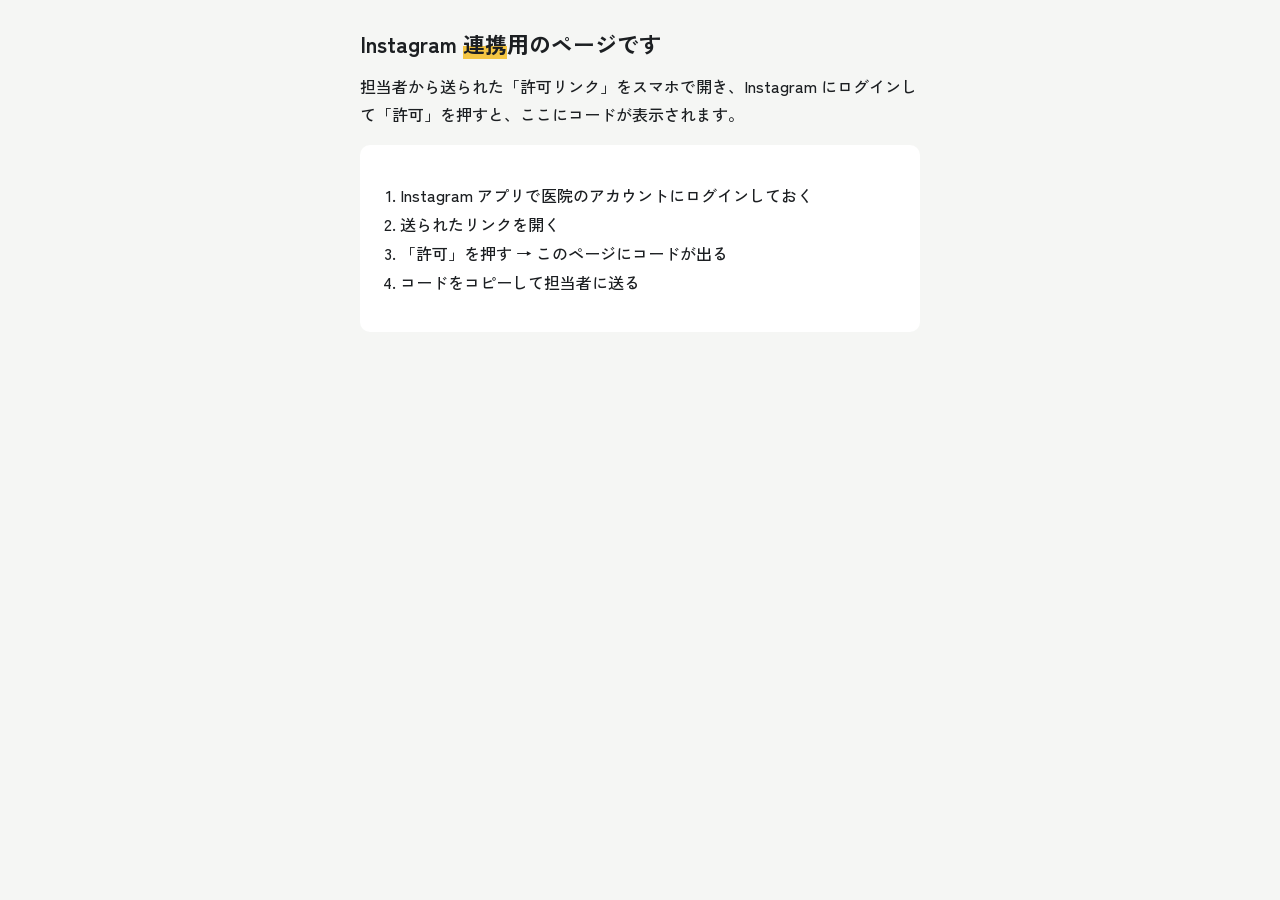
<file: docs/authorize.html>
<!doctype html>
<html lang="ja">
<head>
<meta charset="utf-8">
<meta name="viewport" content="width=device-width, initial-scale=1">
<title>Instagram 連携コード</title>
<link rel="preconnect" href="https://fonts.googleapis.com"><link href="https://fonts.googleapis.com/css2?family=Zen+Kaku+Gothic+New:wght@500;700&display=swap" rel="stylesheet">
<style>
:root{--bg:#F5F6F4;--panel:#fff;--ink:#1C1F22;--muted:#626B72;--brand:#155E4C;--marker:#F4C542;--line:#DDE2DF}
@media (prefers-color-scheme:dark){:root:not([data-theme="light"]){--bg:#13181A;--panel:#1B2124;--ink:#EDF0EE;--muted:#9AA6AC;--line:#2C3539}}
:root[data-theme="dark"]{--bg:#13181A;--panel:#1B2124;--ink:#EDF0EE;--muted:#9AA6AC;--line:#2C3539}
body{margin:0;background:var(--bg);color:var(--ink);font-family:"Zen Kaku Gothic New","Noto Sans JP",system-ui,sans-serif;font-weight:500;line-height:1.8;padding:24px 16px;line-break:strict;overflow-wrap:anywhere}
main{max-width:560px;margin:0 auto}
h1{font-size:22px;font-weight:700;margin:0 0 8px;text-wrap:balance}
h1 em{font-style:normal;background:linear-gradient(transparent 58%,var(--marker) 58%)}
p{margin:0 0 14px}
.card{background:var(--panel);border-radius:10px;padding:20px;margin:16px 0}
.code{font-family:ui-monospace,Consolas,monospace;font-size:15px;word-break:break-all;background:var(--bg);border:1.5px solid var(--line);border-radius:8px;padding:14px;margin:10px 0}
.btn{display:inline-block;background:var(--brand);color:#fff;border:0;border-radius:8px;padding:12px 20px;font-weight:700;font-size:16px;cursor:pointer;font-family:inherit;width:100%}
.small{font-size:13.5px;color:var(--muted)}
ol{padding-left:20px}
</style>
</head>
<body>
<main>
  <div id="ok" style="display:none">
    <h1>連携の<em>許可</em>ができました</h1>
    <p>下のコードを、担当者（運用会社）に送ってください。LINE やメールへの貼り付けで大丈夫です。</p>
    <div class="card">
      <div class="code" id="code"></div>
      <button class="btn" type="button" onclick="copyCode()">コードをコピー</button>
      <p class="small" id="msg" style="margin:10px 0 0"></p>
    </div>
    <p class="small">このコードは数分で無効になります。送るのが遅れた場合は、もう一度リンクを開いて「許可」を押してください。コードだけでは第三者がログインすることはできません。</p>
  </div>
  <div id="ng" style="display:none">
    <h1>許可が<em>完了していません</em></h1>
    <p>Instagram の画面で「許可」を押すと、このページにコードが表示されます。もう一度、送られたリンクを開いてお試しください。</p>
    <div class="card"><p class="small" id="err"></p></div>
  </div>
  <div id="none" style="display:none">
    <h1>Instagram <em>連携</em>用のページです</h1>
    <p>担当者から送られた「許可リンク」をスマホで開き、Instagram にログインして「許可」を押すと、ここにコードが表示されます。</p>
    <div class="card"><ol>
      <li>Instagram アプリで医院のアカウントにログインしておく</li>
      <li>送られたリンクを開く</li>
      <li>「許可」を押す → このページにコードが出る</li>
      <li>コードをコピーして担当者に送る</li>
    </ol></div>
  </div>
</main>
<script>
const q=new URLSearchParams(location.search);
const code=(q.get('code')||'').replace(/#_$/,'');
if(code){document.getElementById('ok').style.display='';document.getElementById('code').textContent=code;}
else if(q.get('error')){document.getElementById('ng').style.display='';document.getElementById('err').textContent=(q.get('error_reason')||'')+' '+(q.get('error_description')||'');}
else{document.getElementById('none').style.display='';}
function copyCode(){navigator.clipboard.writeText(code).then(()=>{document.getElementById('msg').textContent='コピーしました。担当者に送ってください。'}).catch(()=>{document.getElementById('msg').textContent='長押しして選択し、コピーしてください。'});}
</script>
</body>
</html>
</file>
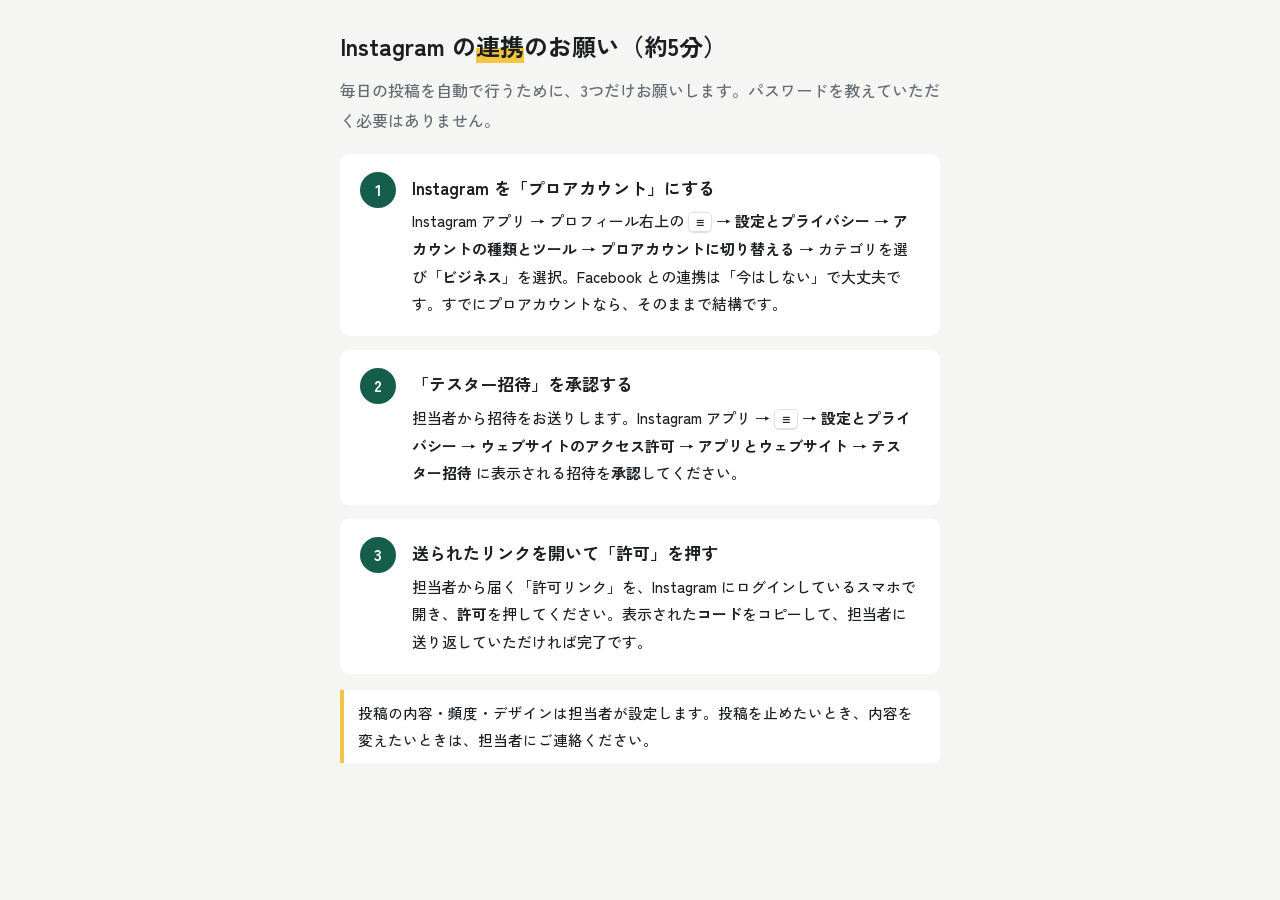
<file: docs/clinic.html>
<!doctype html>
<html lang="ja">
<head>
<meta charset="utf-8">
<meta name="viewport" content="width=device-width, initial-scale=1">
<title>Instagram 連携のお願い</title>
<link rel="preconnect" href="https://fonts.googleapis.com"><link href="https://fonts.googleapis.com/css2?family=Zen+Kaku+Gothic+New:wght@500;700&display=swap" rel="stylesheet">
<style>
:root{--bg:#F5F6F4;--panel:#fff;--ink:#1C1F22;--muted:#626B72;--brand:#155E4C;--marker:#F4C542;--line:#DDE2DF}
@media (prefers-color-scheme:dark){:root:not([data-theme="light"]){--bg:#13181A;--panel:#1B2124;--ink:#EDF0EE;--muted:#9AA6AC;--line:#2C3539}}
:root[data-theme="dark"]{--bg:#13181A;--panel:#1B2124;--ink:#EDF0EE;--muted:#9AA6AC;--line:#2C3539}
body{margin:0;background:var(--bg);color:var(--ink);font-family:"Zen Kaku Gothic New","Noto Sans JP",system-ui,sans-serif;font-weight:500;line-height:1.85;padding:24px 16px 60px;line-break:strict;overflow-wrap:anywhere}
main{max-width:600px;margin:0 auto}
h1{font-size:24px;font-weight:700;margin:0 0 8px;text-wrap:balance}
h1 em{font-style:normal;background:linear-gradient(transparent 58%,var(--marker) 58%)}
.lead{color:var(--muted);margin:0 0 18px}
.step{background:var(--panel);border-radius:10px;padding:18px 20px;margin:14px 0;display:grid;grid-template-columns:40px 1fr;gap:12px}
.step .n{width:36px;height:36px;border-radius:50%;background:var(--brand);color:#fff;font-weight:700;display:grid;place-items:center}
.step b.t{display:block;font-size:17px;margin-bottom:4px}
.step p{margin:0;font-size:15px}
kbd{border:1px solid var(--line);border-bottom-width:2px;border-radius:5px;padding:1px 7px;font-size:.9em;background:var(--panel)}
.note{border-left:4px solid var(--marker);background:var(--panel);padding:10px 14px;border-radius:0 8px 8px 0;font-size:14.5px;margin:16px 0}
</style>
</head>
<body>
<main>
  <h1>Instagram の<em>連携</em>のお願い（約5分）</h1>
  <p class="lead">毎日の投稿を自動で行うために、3つだけお願いします。パスワードを教えていただく必要はありません。</p>

  <div class="step"><div class="n">1</div><div>
    <b class="t">Instagram を「プロアカウント」にする</b>
    <p>Instagram アプリ → プロフィール右上の <kbd>≡</kbd> → <b>設定とプライバシー</b> → <b>アカウントの種類とツール</b> → <b>プロアカウントに切り替える</b> → カテゴリを選び「<b>ビジネス</b>」を選択。Facebook との連携は「今はしない」で大丈夫です。すでにプロアカウントなら、そのままで結構です。</p>
  </div></div>

  <div class="step"><div class="n">2</div><div>
    <b class="t">「テスター招待」を承認する</b>
    <p>担当者から招待をお送りします。Instagram アプリ → <kbd>≡</kbd> → <b>設定とプライバシー</b> → <b>ウェブサイトのアクセス許可</b> → <b>アプリとウェブサイト</b> → <b>テスター招待</b> に表示される招待を<b>承認</b>してください。</p>
  </div></div>

  <div class="step"><div class="n">3</div><div>
    <b class="t">送られたリンクを開いて「許可」を押す</b>
    <p>担当者から届く「許可リンク」を、Instagram にログインしているスマホで開き、<b>許可</b>を押してください。表示された<b>コード</b>をコピーして、担当者に送り返していただければ完了です。</p>
  </div></div>

  <div class="note">投稿の内容・頻度・デザインは担当者が設定します。投稿を止めたいとき、内容を変えたいときは、担当者にご連絡ください。</div>
</main>
</body>
</html>
</file>
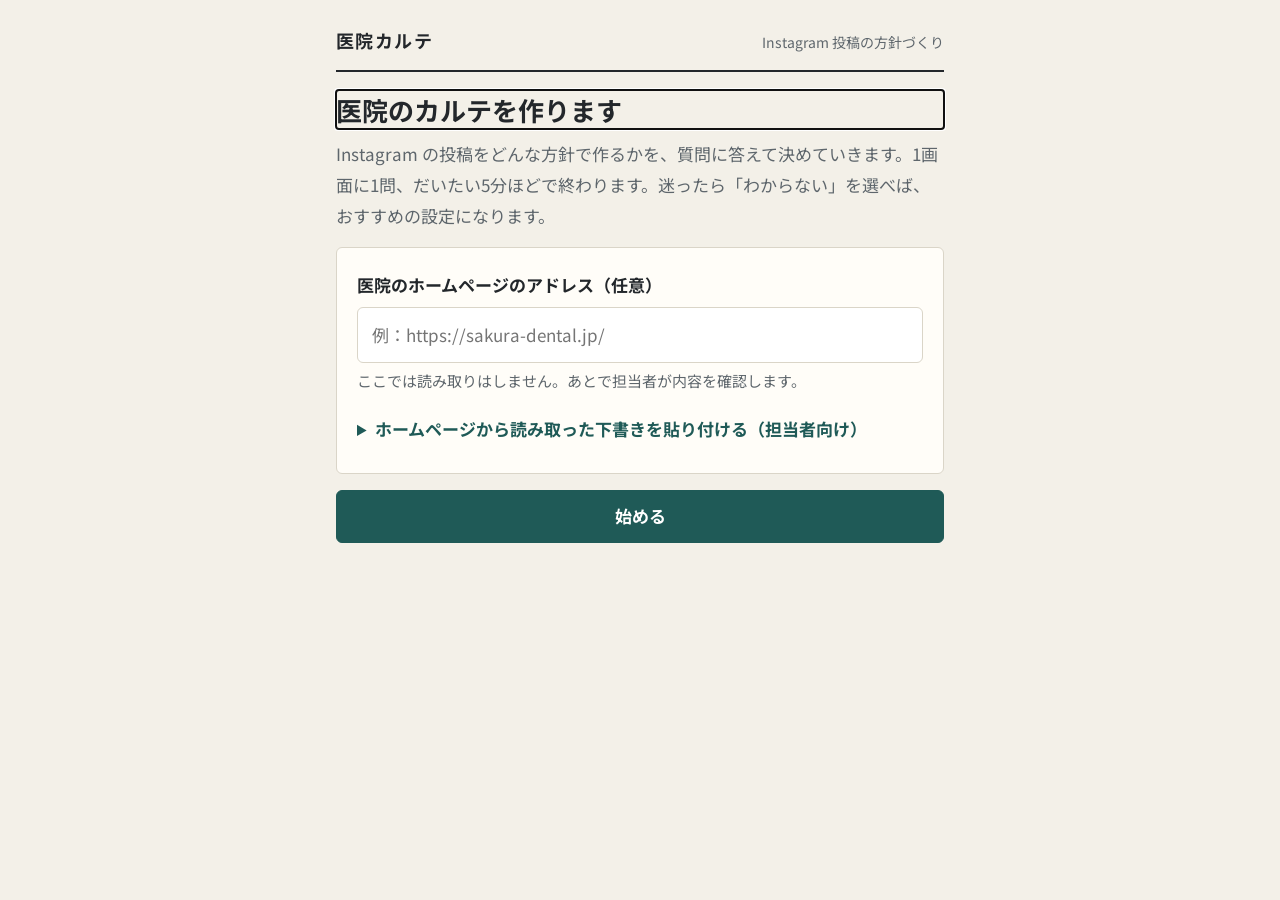
<file: docs/karte.html>
<!doctype html>
<html lang="ja">
<head>
<meta charset="utf-8">
<meta name="viewport" content="width=device-width, initial-scale=1">
<title>医院カルテ作成</title>
<link rel="icon" href="data:,">
<link rel="preconnect" href="https://fonts.googleapis.com">
<link rel="preconnect" href="https://fonts.gstatic.com" crossorigin>
<link href="https://fonts.googleapis.com/css2?family=Noto+Sans+JP:wght@400;500;700&display=swap" rel="stylesheet">
<style>
:root{
  --bg:#F3F0E8;          /* 紙の色 */
  --panel:#FFFDF8;
  --ink:#23272B;
  --muted:#5E666C;
  --line:#DAD5C8;
  --accent:#1F5A57;      /* 深い青緑 */
  --accent-soft:#E3EEEC;
  --rec:#9A5B12;
  --rec-soft:#FBEFD9;
  --warn-soft:#FDF3E1;
  --danger:#A13A2E;
  --focus:#2F6FD6;
}
*{box-sizing:border-box}
html{background:var(--bg)}
body{margin:0;background:var(--bg);color:var(--ink);font-family:"Noto Sans JP",system-ui,sans-serif;font-size:17px;line-height:1.8;line-break:strict;overflow-wrap:anywhere;-webkit-text-size-adjust:100%}
.wrap{max-width:640px;margin:0 auto;padding:20px 16px 120px}
header.top{display:flex;align-items:baseline;justify-content:space-between;gap:12px;padding:4px 0 14px;border-bottom:2px solid var(--ink);margin-bottom:18px}
header.top .t{font-weight:700;font-size:18px;letter-spacing:.08em}
header.top .s{font-size:14px;color:var(--muted)}
h1{font-size:26px;line-height:1.5;margin:6px 0 10px;font-weight:700;text-wrap:balance}
h2.q{font-size:23px;line-height:1.55;margin:4px 0 6px;font-weight:700;text-wrap:balance}
h2.q:focus{outline:none}
p{margin:0 0 14px}
.lead{color:var(--muted)}
.card{background:var(--panel);border:1px solid var(--line);border-radius:6px;padding:22px 20px;margin:16px 0}
.card h3{margin:0 0 6px;font-size:18px}
label.fl{display:block;font-weight:700;margin:0 0 6px}
.hint{font-size:15px;color:var(--muted);margin:4px 0 0}
input[type=text],input[type=url],textarea{width:100%;font:inherit;font-size:17px;color:var(--ink);background:#fff;border:1.5px solid var(--line);border-radius:6px;padding:12px 14px}
textarea{min-height:130px;resize:vertical;line-height:1.7}
input[type=text]:focus,input[type=url]:focus,textarea:focus{border-color:var(--accent);outline:3px solid rgba(47,111,214,.35);outline-offset:1px}
details{margin-top:14px}
summary{cursor:pointer;font-weight:700;color:var(--accent);padding:6px 0}
summary:focus-visible{outline:3px solid var(--focus);outline-offset:2px;border-radius:4px}

/* ボタン */
.btn{display:inline-flex;align-items:center;justify-content:center;gap:8px;min-height:52px;padding:10px 22px;font:inherit;font-weight:700;font-size:17px;border-radius:6px;border:1.5px solid var(--accent);background:var(--accent);color:#fff;cursor:pointer}
.btn.sub{background:var(--panel);color:var(--accent)}
.btn.plain{background:transparent;border-color:transparent;color:var(--muted);font-weight:500;text-decoration:underline;min-height:44px;padding:8px 10px}
.btn:disabled{opacity:.45;cursor:default}
.btn:focus-visible,.opt input:focus-visible+.box,button:focus-visible{outline:3px solid var(--focus);outline-offset:2px}
.btn.wide{width:100%}
.row{display:flex;gap:10px;flex-wrap:wrap}

/* 進み具合 */
.prog{display:flex;align-items:center;gap:12px;margin:0 0 10px;font-size:15px;color:var(--muted)}
.prog .bar{flex:1;height:6px;background:var(--line);border-radius:3px;overflow:hidden}
.prog .bar i{display:block;height:100%;background:var(--accent);transition:width .25s}
.cat{display:inline-block;font-size:14px;font-weight:700;color:var(--accent);letter-spacing:.06em;margin-bottom:2px}

/* 選択肢 */
.opts{display:grid;gap:10px;margin:18px 0 6px;border:0;padding:0}
.opts legend{position:absolute;width:1px;height:1px;overflow:hidden;clip:rect(0 0 0 0)}
.opt{position:relative;display:block;cursor:pointer}
.opt input{position:absolute;opacity:0;width:1px;height:1px}
.opt .box{display:grid;grid-template-columns:26px 1fr;gap:12px;align-items:start;background:#fff;border:1.5px solid var(--line);border-radius:6px;padding:14px 16px;min-height:56px;transition:border-color .12s,background .12s}
.opt:hover .box{border-color:#B9B2A1}
.opt .mk{width:24px;height:24px;margin-top:3px;border:2px solid #9A9384;background:#fff;display:grid;place-items:center}
.opt input[type=radio]+.box .mk{border-radius:50%}
.opt input[type=checkbox]+.box .mk{border-radius:4px}
.opt input:checked+.box{border-color:var(--accent);background:var(--accent-soft)}
.opt input:checked+.box .mk{border-color:var(--accent);background:var(--accent)}
.opt input[type=radio]:checked+.box .mk::after{content:"";width:9px;height:9px;border-radius:50%;background:#fff}
.opt input[type=checkbox]:checked+.box .mk::after{content:"";width:6px;height:11px;border:solid #fff;border-width:0 3px 3px 0;transform:rotate(45deg) translate(-1px,-1px)}
.opt .lb{font-weight:700;font-size:17px;line-height:1.55}
.opt .ds{display:block;font-size:15px;color:var(--muted);font-weight:400;line-height:1.6;margin-top:2px}
.badge{display:inline-block;font-size:13px;font-weight:700;color:var(--rec);background:var(--rec-soft);border:1px solid #E9CF9F;border-radius:3px;padding:0 7px;margin-left:8px;vertical-align:2px;line-height:1.7}
.opt.unsure .box{background:transparent;border-style:dashed}
.opt.unsure .lb{font-weight:500}
.opts.days{grid-template-columns:repeat(4,1fr)}
.opts.days .box{grid-template-columns:1fr;justify-items:center;text-align:center;padding:12px 6px}
.opts.days .mk{display:none}
.opts.days .opt input:checked+.box{background:var(--accent);color:#fff}
.sub-in{margin:10px 0 4px;padding:14px 16px;border-left:3px solid var(--accent);background:#fff;border-radius:0 6px 6px 0}
.note{background:var(--warn-soft);border:1px solid #EBD3A8;border-radius:6px;padding:12px 14px;font-size:15px;margin:12px 0}
.err{color:var(--danger);font-weight:700;font-size:15px;min-height:1.5em;margin:8px 0 0}
.color-row{display:flex;align-items:center;gap:12px;flex-wrap:wrap}
input[type=color]{width:64px;height:48px;border:1.5px solid var(--line);border-radius:6px;padding:3px;background:#fff;cursor:pointer}

/* 下のボタン帯 */
.nav{position:fixed;left:0;right:0;bottom:0;background:rgba(243,240,232,.96);border-top:1px solid var(--line);padding:10px 16px calc(10px + env(safe-area-inset-bottom))}
.nav .in{max-width:640px;margin:0 auto;display:flex;gap:10px;align-items:center}
.nav .btn{flex:1}
.nav .btn.back{flex:0 0 auto;min-width:96px}
.saved{font-size:13px;color:var(--muted);text-align:center;margin-top:12px}

/* 確認画面 */
dl.rv{margin:0}
.rv .it{display:grid;grid-template-columns:1fr auto;gap:4px 12px;padding:14px 0;border-bottom:1px solid var(--line)}
.rv .it:last-child{border-bottom:0}
.rv dt{font-size:14px;color:var(--muted);font-weight:700;grid-column:1}
.rv dd{margin:0;grid-column:1;white-space:pre-wrap}
.rv .fix{grid-column:2;grid-row:1/span 2;align-self:center;min-height:44px;padding:6px 14px;font-size:15px}
.rv .uns{font-size:13px;color:var(--rec);font-weight:700;margin-left:6px}
.rv .empty{color:var(--muted)}
.rv-h{font-size:15px;font-weight:700;letter-spacing:.06em;color:var(--accent);margin:22px 0 0;padding-bottom:4px;border-bottom:2px solid var(--accent)}
pre.json{background:#fff;border:1.5px solid var(--line);border-radius:6px;padding:14px;font-family:ui-monospace,Consolas,monospace;font-size:13.5px;line-height:1.6;max-height:360px;overflow:auto;white-space:pre-wrap;word-break:break-all;margin:12px 0}
.msg{font-size:15px;color:var(--accent);font-weight:700;min-height:1.5em;margin:8px 0 0}
.hidden{display:none !important}

/* 写真 */
.vh{position:absolute;width:1px;height:1px;opacity:0;overflow:hidden;clip:rect(0 0 0 0)}
.drop{border:2px dashed #B9B2A1;border-radius:6px;background:#fff;padding:22px 16px;text-align:center;margin:16px 0 4px;transition:border-color .12s,background .12s}
.drop.over{border-color:var(--accent);background:var(--accent-soft)}
.drop p{margin:0 0 12px}
.drop .hint{display:block;margin-top:4px}
.plist{list-style:none;margin:12px 0;padding:0;display:grid;gap:12px}
.pc{display:grid;grid-template-columns:120px 1fr;gap:14px;background:#fff;border:1.5px solid var(--line);border-radius:6px;padding:12px}
.pc img{width:120px;height:120px;object-fit:cover;border-radius:4px;background:#EEE9DD;display:block}
.pc .ctl{display:grid;gap:6px;min-width:0;align-content:start}
.pc .pc-h{display:flex;justify-content:space-between;align-items:center;gap:8px}
.pc .sl{font-size:14px;font-weight:700;color:var(--muted);margin-top:2px}
.pc select,.pc input[type=text]{width:100%;font:inherit;font-size:16px;color:var(--ink);background:#fff;border:1.5px solid var(--line);border-radius:6px;padding:8px 10px;min-height:44px}
.pc select:focus,.pc input[type=text]:focus{border-color:var(--accent);outline:3px solid rgba(47,111,214,.35);outline-offset:1px}
.pc .pdel{min-height:40px;padding:4px 14px;font:inherit;font-size:15px;font-weight:700;color:var(--danger);background:#fff;border:1.5px solid #E2BDB6;border-radius:6px;cursor:pointer}
.pc .ck{display:flex;gap:8px;align-items:flex-start;font-size:15px;font-weight:700;cursor:pointer;margin-top:4px}
.pc .ck input{width:22px;height:22px;margin:3px 0 0;flex:0 0 auto;accent-color:var(--accent)}
.pwarn{font-size:14px;color:var(--danger);margin:2px 0 0}
.thumbs{display:flex;flex-wrap:wrap;gap:6px;margin-top:6px}
.thumbs img{width:52px;height:52px;object-fit:cover;border-radius:3px;border:1px solid var(--line)}
@media (max-width:420px){
  h1{font-size:23px} h2.q{font-size:21px}
  .card{padding:18px 16px}
  .opts.days{grid-template-columns:repeat(4,1fr)}
  .pc{grid-template-columns:84px 1fr;gap:10px;padding:10px}
  .pc img{width:84px;height:84px}
}
@media (prefers-reduced-motion:reduce){*{transition:none !important}}
</style>
</head>
<body>
<div class="wrap">
  <header class="top"><span class="t">医院カルテ</span><span class="s">Instagram 投稿の方針づくり</span></header>
  <main id="app" aria-live="polite"></main>
</div>
<div class="nav hidden" id="nav"><div class="in">
  <button type="button" class="btn sub back" id="btnBack">戻る</button>
  <button type="button" class="btn" id="btnNext">進む</button>
</div></div>

<script>
(function(){
'use strict';
var STORE_KEY = 'clinic_karte_draft_v1';
var DAYS = [['mon','月'],['tue','火'],['wed','水'],['thu','木'],['fri','金'],['sat','土'],['sun','日'],['holiday','祝日']];

function o(v, label, desc){ return {v:v, label:label, desc:desc||''}; }

/* ===== 質問の定義 ===== */
var Q = [
  {key:'clinic_name', cat:'基本', type:'text', required:true,
   title:'医院の名前を教えてください',
   help:'投稿の文章や画像に入れる、正式な名前です。',
   placeholder:'例：さくら歯科クリニック'},
  {key:'specialties', cat:'基本', type:'multi', factual:true,
   title:'診療科を選んでください',
   help:'あてはまるものをすべて選んでください。',
   options:[o('dentistry','歯科'),o('orthodontics','矯正歯科'),o('pediatric_dentistry','小児歯科'),o('internal_medicine','内科'),o('dermatology','皮膚科'),o('cosmetic_dermatology','美容皮膚科'),o('pediatrics','小児科'),o('otolaryngology','耳鼻咽喉科'),o('ophthalmology','眼科'),o('orthopedics','整形外科'),o('gynecology','婦人科'),o('gastroenterology','消化器内科'),o('psychiatry','心療内科・精神科'),o('other','その他')],
   sub:{when:'other', key:'specialties_other', type:'text', label:'その他の診療科', placeholder:'例：形成外科'}},
  {key:'area', cat:'基本', type:'text',
   title:'医院のある市区町村は？',
   help:'地域名の入った文章やハッシュタグに使います。',
   placeholder:'例：世田谷区'},
  {key:'director_name', cat:'基本', type:'text',
   title:'院長先生のお名前は？',
   help:'「院長 〇〇」と出すときに使います。わからなければ空欄のまま進めます。',
   placeholder:'例：山田 花子'},
  {key:'closed_days', cat:'基本', type:'days', factual:true,
   title:'休診日はいつですか？',
   help:'お知らせの投稿や、締めの案内文に使います。'},
  {key:'audience', cat:'方針', type:'multi', rec:['new_patients'],
   title:'投稿を特に見てほしいのは誰ですか？',
   help:'複数選べます。選んだ人に向けた内容を多めにします。',
   options:[o('new_patients','新しい患者さん','近くに住む、まだ来院したことのない方'),o('current_patients','通院中の患者さん','休診のお知らせや、通院中に役立つ情報'),o('recruit','求人・採用','働きたい人に、職場の雰囲気を伝える')]},
  {key:'recruit_roles', cat:'方針', type:'text', showIf:function(a){return has(a.audience,'recruit');},
   title:'募集している職種は？',
   help:'採用向けの投稿で使います。複数ある場合は「、」で区切ってください。',
   placeholder:'例：歯科衛生士、受付'},
  {key:'focus_treatments', cat:'方針', type:'textarea',
   title:'特に力を入れたい診療はありますか？',
   help:'1行に1つずつ書いてください。この内容を多めに取り上げます。空欄でもかまいません。',
   placeholder:'例：\n予防歯科（定期検診）\n小児の矯正\nインプラント'},
  {key:'not_offered', cat:'方針', type:'text',
   title:'医院で行っていない診療はありますか？',
   help:'行っていない診療を投稿で取り上げないようにするためです。',
   placeholder:'例：インプラント、ホワイトニング'},
  {key:'disclose', cat:'方針', type:'multi', rec:['equipment','interior'],
   title:'投稿に出してよい情報を選んでください',
   help:'選ばなかった情報は投稿に出しません。',
   options:[o('equipment','設備','機器や設備の紹介'),o('interior','院内の写真','待合室や診療室の様子'),o('staff','スタッフ紹介','スタッフの写真や人柄の紹介（ご本人の同意が必要です）'),o('price','料金','診療の料金'),o('self_pay','自費診療','保険がきかない診療の紹介')],
   noteIf:function(a){ return (has(a.disclose,'price')||has(a.disclose,'self_pay')) ? '料金や自費診療を出す場合は、決まりにより「治療の内容・費用・リスクや副作用」を一緒に書く必要があります。投稿にはこれらを必ず添えます。' : ''; }},
  {key:'design_color', cat:'見た目', type:'single', rec:'match_hp',
   title:'投稿に使う医院の色は？',
   options:[o('match_hp','ホームページの色に合わせる','ホームページを見て色を決めます'),o('calm_blue','落ち着いた青系','清潔で、まじめな印象'),o('soft_pink','やわらかいピンク系','やさしく、親しみやすい印象'),o('green','緑系','自然で、安心できる印象'),o('custom','色を指定する','決まった医院の色があるとき')],
   sub:{when:'custom', key:'design_color_custom', type:'color', label:'医院の色'}},
  {key:'design_mood', cat:'見た目', type:'single', rec:'clean_trust',
   title:'投稿全体の雰囲気は？',
   options:[o('friendly','親しみやすい','やわらかい言葉とイラスト多め'),o('clean_trust','清潔・信頼','すっきりした見た目で、きちんとした印象'),o('elegant','上品','落ち着いた色と余白で、大人っぽい印象')]},
  {key:'person_mode', cat:'人物', type:'single', rec:'photo_cutout',
   title:'投稿に人物をどう出しますか？',
   options:[o('photo_cutout','先生の写真を切り抜いて使う','本人が見えるので、信頼感が出やすい'),o('photo_illust','先生の写真を元にしたイラストを作る','似顔絵のイラストを何種類か作って使います'),o('fictional_illust','架空の先生のイラスト','「イメージ」と表示し、名前は付けません'),o('none','人物は出さない','文字と図だけで作ります')]},
  {key:'person_consent', cat:'人物', type:'single', unsureTo:'pending',
   showIf:function(a){return a.person_mode==='photo_cutout'||a.person_mode==='photo_illust';},
   title:'顔や写真を使うことについて、先生から書面で同意をもらっていますか？',
   help:'同意書をいただくまでは、写真やイラストは使いません。',
   options:[o('received','もらった','同意書があり、すぐに使えます'),o('pending','これからもらう','同意書がそろってから使い始めます')]},
  {key:'person_photos', cat:'人物', type:'single', rec:'upload',
   showIf:function(a){return a.person_mode==='photo_cutout'||a.person_mode==='photo_illust';},
   title:'先生の写真はどれを使いますか？',
   options:[o('upload','手元の写真を入れる（この画面で）','写真データをお持ちなら、いちばん確実です'),o('use_hp','ホームページに載っている写真','使ってよいか、念のため医院に確認します'),o('send_new','新しく撮って送ってもらう','スマホで撮った写真でかまいません'),o('later','あとで決める','写真を使わない投稿から始めます')],
   noteIf:function(a){ return a.person_photos==='upload' ? 'このあとの「写真」の質問で、先生の写真を入れてください（種類は「先生」を選びます）。' : ''; }},
  {key:'illust_style', cat:'人物', type:'single', rec:'soft',
   showIf:function(a){return a.person_mode==='photo_illust'||a.person_mode==='fictional_illust';},
   title:'イラストの絵のタッチは？',
   options:[o('soft','やわらかい手描き風','あたたかく、親しみやすい'),o('line','すっきりした線の絵','シンプルで、清潔な印象'),o('watercolor','水彩風','やさしく、落ち着いた印象')]},
  {key:'photos', cat:'写真', type:'photos',
   title:'医院の写真をまとめて入れる',
   help:'先生・スタッフ・院内・設備・外観・ロゴなど、お持ちの写真をまとめて入れられます。写真がなくても先へ進めます。'},
  {key:'voice', cat:'動画', type:'single', rec:'ai_voice',
   title:'動画（リール）に読み上げの声を入れますか？',
   options:[o('ai_voice','AIの声で読み上げる','画面に「AI音声」と表示します'),o('none','声なし','文字と音楽だけで作ります')]},
  {key:'voice_style', cat:'動画', type:'single', rec:'narrator',
   showIf:function(a){return a.voice==='ai_voice' && a.person_mode && a.person_mode!=='none';},
   title:'先生が話しているように見せますか？',
   options:[o('narrator','しない（ナレーターが読む）','読み上げ役として、落ち着いた声で読みます'),o('as_doctor','する（先生が話す形）','口は動かさず、「AI音声」と表示します')]},
  {key:'bgm', cat:'動画', type:'single', rec:'stock',
   title:'動画の音楽（BGM）は？',
   options:[o('stock','素材サイトの曲','使ってよい曲を選んで使います'),o('original','自作の曲','この仕組みで作った曲を使います'),o('none','なし','音楽は入れません')]},
  {key:'post_days', cat:'投稿', type:'single', rec:'daily',
   title:'投稿する曜日は？',
   options:[o('daily','毎日','見てもらえる回数が増えやすい'),o('weekdays','平日のみ','土日はお休みにします'),o('custom','曜日を指定する','決まった曜日だけ投稿します')],
   sub:{when:'custom', key:'post_days_custom', type:'days', label:'投稿する曜日'}},
  {key:'reel_ratio', cat:'投稿', type:'single', rec:'w4',
   title:'動画（リール）は週に何本くらい？',
   help:'残りは画像の投稿になります。',
   options:[o('w4','週4本','動画と画像のバランスがよい'),o('w2','週2本','画像の投稿を多めにします'),o('w6plus','週6本以上','動画を中心にします')]},
  {key:'content_mix', cat:'投稿', type:'single', rec:'useful',
   title:'投稿の中身の割合は？',
   options:[o('useful','お役立ち情報が中心','お役立ち7・医院の紹介2・お知らせ1'),o('clinic_intro','医院の紹介を多めに','お役立ち5・医院の紹介4・お知らせ1'),o('news','お知らせを多めに','お役立ち5・医院の紹介2・お知らせ3')]},
  {key:'cta', cat:'投稿', type:'multi', rec:['profile_link'],
   title:'投稿の最後に、何をすすめますか？',
   help:'「ご予約は〇〇から」の部分です。複数選べます。',
   options:[o('profile_link','プロフィールのリンク','Instagram のプロフィールに載せたリンクへ案内'),o('web_booking','Web予約','予約ページへ案内'),o('phone','電話','電話での予約を案内'),o('line','LINE','医院の LINE へ案内')]},
  {key:'hashtags', cat:'投稿', type:'tags',
   title:'毎回付けたいハッシュタグはありますか？',
   help:'5個まで。空白か「、」で区切ってください。「#」は付けなくてもかまいません。空欄なら、こちらで選びます。',
   placeholder:'例：世田谷区歯医者 さくら歯科'},
  {key:'ai_disclosure', cat:'確認', type:'confirm', required:true,
   title:'AIで作った画像や声についての表示',
   help:'AIで作った画像や声を使う投稿には、Instagram の「AI作成」の表示を必ず付けます。外すことはできません。',
   confirmLabel:'AIで作った画像・声には「AI作成」の表示を付けることを確認しました'},
  {key:'notes', cat:'確認', type:'textarea',
   title:'そのほか、伝えておきたいことはありますか？',
   help:'避けてほしい言葉、季節の行事、大事にしている考えなど。空欄でもかまいません。',
   placeholder:'例：「痛くない」という言葉は使わないでほしい'}
];
var QMAP = {}; Q.forEach(function(q){ QMAP[q.key]=q; });

/* ===== 状態 ===== */
var S = {screen:'start', cur:null, answers:{}, unsure:{}, hp_url:'', fromReview:false, result:null};

function has(arr, v){ return Array.isArray(arr) && arr.indexOf(v) >= 0; }
function esc(s){ return String(s==null?'':s).replace(/[&<>"']/g,function(c){return {'&':'&amp;','<':'&lt;','>':'&gt;','"':'&quot;',"'":'&#39;'}[c];}); }
/* まだ答えていない質問は「おすすめ」を選んだものとして数える（問題数が途中で大きく変わらないように） */
function visible(){
  var eff = {};
  Q.forEach(function(q){ if (q.rec && !(q.key in S.answers)) eff[q.key] = q.rec; });
  Object.keys(S.answers).forEach(function(k){ eff[k] = S.answers[k]; });
  return Q.filter(function(q){ return !q.showIf || q.showIf(eff); });
}
function save(){
  try{ localStorage.setItem(STORE_KEY, JSON.stringify({answers:S.answers, unsure:S.unsure, hp_url:S.hp_url, cur:S.cur, screen:S.screen==='result'?'review':S.screen, saved_at:new Date().toISOString()})); }catch(e){}
}
function load(){
  try{ var t = localStorage.getItem(STORE_KEY); return t ? JSON.parse(t) : null; }catch(e){ return null; }
}
function clearStore(){ try{ localStorage.removeItem(STORE_KEY); }catch(e){} }

/* ===== 写真（画像本体は IndexedDB に保存） ===== */
var KINDS = [['doctor','先生'],['staff','スタッフ'],['interior','院内（待合・診療室）'],['equipment','設備・機器'],['exterior','外観・看板'],['logo','ロゴ'],['other','その他']];
var PERSON_KINDS = ['doctor','staff'];
var MAX_PHOTOS = 40;
var P = {list:[], dbOk:true, busy:false, thumbs:{}};
var PDB = {name:'clinic_karte_photos_v1', store:'photos', db:null};

function kindLabel(k){ for (var i=0;i<KINDS.length;i++) if (KINDS[i][0]===k) return KINDS[i][1]; return '未選択'; }
function idbOpen(){
  return new Promise(function(res, rej){
    try{
      if (!window.indexedDB){ rej(new Error('no idb')); return; }
      var r = indexedDB.open(PDB.name, 1);
      r.onupgradeneeded = function(){ if (!r.result.objectStoreNames.contains(PDB.store)) r.result.createObjectStore(PDB.store, {keyPath:'id'}); };
      r.onsuccess = function(){ res(r.result); };
      r.onerror = function(){ rej(r.error); };
      r.onblocked = function(){ rej(new Error('blocked')); };
    }catch(e){ rej(e); }
  });
}
function idbDo(mode, fn){
  if (!P.dbOk || !PDB.db) return Promise.resolve(null);
  return new Promise(function(res, rej){
    try{
      var tx = PDB.db.transaction(PDB.store, mode);
      var st = tx.objectStore(PDB.store);
      var out = fn(st);
      tx.oncomplete = function(){ res(out && 'result' in out ? out.result : null); };
      tx.onerror = tx.onabort = function(){ rej(tx.error); };
    }catch(e){ rej(e); }
  }).catch(function(){ photoDbFailed(); return null; });
}
function photoDbFailed(){
  if (!P.dbOk) return;
  P.dbOk = false;
  if (S.screen==='q' && S.cur==='photos'){ var el=document.getElementById('pdbNote'); if (el) el.classList.remove('hidden'); }
}
function photoRecord(p){ return {id:p.id, order:p.order, kind:p.kind, memo:p.memo, consent:p.consent, mime:p.mime, blob:p.blob, alt:p.alt||null}; }
function photoPut(p){ return idbDo('readwrite', function(st){ st.put(photoRecord(p)); }); }
function photoPutAll(){ return idbDo('readwrite', function(st){ P.list.forEach(function(p, i){ p.order=i; st.put(photoRecord(p)); }); }); }
function photoDel(id){ return idbDo('readwrite', function(st){ st.delete(id); }); }
function photoClearAll(){
  Object.keys(P.thumbs).forEach(function(k){ try{ URL.revokeObjectURL(P.thumbs[k]); }catch(e){} });
  P.thumbs = {}; P.list = [];
  return idbDo('readwrite', function(st){ st.clear(); });
}
function photoInit(){
  return idbOpen().then(function(db){
    PDB.db = db;
    return idbDo('readonly', function(st){ return st.getAll(); });
  }).then(function(rows){
    P.list = (rows||[]).filter(function(r){ return r && r.blob; }).sort(function(a,b){ return (a.order||0)-(b.order||0); });
  }).catch(function(){ P.dbOk = false; });
}
function thumbUrl(p){
  if (!P.thumbs[p.id]){ try{ P.thumbs[p.id] = URL.createObjectURL(p.blob); }catch(e){ return ''; } }
  return P.thumbs[p.id];
}

/* 画像をブラウザの中で縮める。写真は長辺1600pxの JPEG、PNG は透過を残すため長辺1000pxの PNG も作っておく（ロゴ用） */
function isHeic(f){ return /hei[cf]/i.test(f.type||'') || /\.hei[cf]$/i.test(f.name||''); }
function loadImage(file){
  return new Promise(function(res, rej){
    var url = URL.createObjectURL(file);
    var img = new Image();
    img.onload = function(){ res({img:img, url:url}); };
    img.onerror = function(){ URL.revokeObjectURL(url); rej(new Error('decode')); };
    img.src = url;
  });
}
function drawTo(img, maxSide, type, quality, white){
  return new Promise(function(res, rej){
    var w = img.naturalWidth, h = img.naturalHeight;
    if (!w || !h){ rej(new Error('size')); return; }
    var s = Math.min(1, maxSide / Math.max(w, h));
    var cw = Math.max(1, Math.round(w*s)), ch = Math.max(1, Math.round(h*s));
    var c = document.createElement('canvas'); c.width = cw; c.height = ch;
    var ctx = c.getContext('2d');
    if (white){ ctx.fillStyle = '#FFFFFF'; ctx.fillRect(0, 0, cw, ch); }
    ctx.imageSmoothingQuality = 'high';
    ctx.drawImage(img, 0, 0, cw, ch);
    c.toBlob(function(b){ b ? res(b) : rej(new Error('encode')); }, type, quality);
  });
}
function processFile(file){
  return loadImage(file).then(function(r){
    var isPng = /png/i.test(file.type||'') || /\.png$/i.test(file.name||'');
    return drawTo(r.img, 1600, 'image/jpeg', 0.85, true).then(function(jpg){
      if (!isPng) return {blob:jpg, alt:null};
      return drawTo(r.img, 1000, 'image/png', undefined, false).then(function(png){ return {blob:jpg, alt:png}; }, function(){ return {blob:jpg, alt:null}; });
    }).then(function(x){ URL.revokeObjectURL(r.url); return x; }, function(e){ URL.revokeObjectURL(r.url); throw e; });
  });
}
function newPhotoId(){ return 'p' + Date.now().toString(36) + Math.random().toString(36).slice(2, 8); }

/* 出力するときのファイル名（01_doctor.jpg など）。ロゴで PNG があれば PNG を使う */
function photoOut(p, i){
  var png = p.kind==='logo' && p.alt;
  return {file:'photos/' + ('0'+(i+1)).slice(-2) + '_' + (p.kind||'other') + (png?'.png':'.jpg'), blob: png ? p.alt : p.blob};
}
function photoJsonList(){
  return P.list.map(function(p, i){
    return {file:photoOut(p, i).file, kind:p.kind||'other', memo:(p.memo||'').trim(), consent: PERSON_KINDS.indexOf(p.kind)>=0 ? !!p.consent : null};
  });
}
function photoSummary(){
  if (!P.list.length) return '';
  var cnt = {}; P.list.forEach(function(p){ var k=p.kind||''; cnt[k]=(cnt[k]||0)+1; });
  var parts = KINDS.filter(function(k){ return cnt[k[0]]; }).map(function(k){ return k[1].replace(/（.*）/,'') + cnt[k[0]]; });
  if (cnt['']) parts.push('種類が未選択' + cnt['']);
  return P.list.length + '枚（' + parts.join('・') + '）';
}
function photoWarnings(){
  var w = [];
  var noCons = [];
  P.list.forEach(function(p, i){ if (PERSON_KINDS.indexOf(p.kind)>=0 && !p.consent) noCons.push((i+1) + '枚目（' + kindLabel(p.kind) + '）'); });
  if (noCons.length) w.push('「本人の同意あり」のチェックがない写真があります：' + noCons.join('、') + '。同意が確認できるまで、この写真は投稿に使いません。');
  if (isVisible('person_photos') && S.answers.person_photos==='upload' && !P.list.some(function(p){ return p.kind==='doctor'; }))
    w.push('「先生の写真」で「手元の写真を入れる」を選びましたが、種類が「先生」の写真がまだありません。「写真」の「直す」から先生の写真を入れてください。');
  return w;
}

/* ===== ZIP（無圧縮）を自前で組み立てる ===== */
var CRC_T = (function(){ var t = new Uint32Array(256); for (var n=0;n<256;n++){ var c=n; for (var k=0;k<8;k++) c = (c&1) ? (0xEDB88320 ^ (c>>>1)) : (c>>>1); t[n]=c>>>0; } return t; })();
function crc32(u8){ var c = 0xFFFFFFFF; for (var i=0;i<u8.length;i++) c = CRC_T[(c ^ u8[i]) & 255] ^ (c >>> 8); return (c ^ 0xFFFFFFFF) >>> 0; }
function blobBytes(b){
  if (b.arrayBuffer) return b.arrayBuffer().then(function(ab){ return new Uint8Array(ab); });
  return new Promise(function(res, rej){ var fr = new FileReader(); fr.onload=function(){ res(new Uint8Array(fr.result)); }; fr.onerror=function(){ rej(fr.error); }; fr.readAsArrayBuffer(b); });
}
function makeZip(entries){ /* entries: [{name, data:Uint8Array}] */
  var enc = new TextEncoder(), parts = [], central = [], offset = 0, cdSize = 0, d = new Date();
  var dosTime = (d.getHours()<<11) | (d.getMinutes()<<5) | (d.getSeconds()>>1);
  var dosDate = ((d.getFullYear()-1980)<<9) | ((d.getMonth()+1)<<5) | d.getDate();
  entries.forEach(function(e){
    var nm = enc.encode(e.name), crc = crc32(e.data), sz = e.data.length;
    var lh = new DataView(new ArrayBuffer(30));
    lh.setUint32(0, 0x04034b50, true); lh.setUint16(4, 20, true); lh.setUint16(6, 0x0800, true); lh.setUint16(8, 0, true);
    lh.setUint16(10, dosTime, true); lh.setUint16(12, dosDate, true); lh.setUint32(14, crc, true);
    lh.setUint32(18, sz, true); lh.setUint32(22, sz, true); lh.setUint16(26, nm.length, true); lh.setUint16(28, 0, true);
    parts.push(lh.buffer, nm, e.data);
    var ch = new DataView(new ArrayBuffer(46));
    ch.setUint32(0, 0x02014b50, true); ch.setUint16(4, 20, true); ch.setUint16(6, 20, true); ch.setUint16(8, 0x0800, true); ch.setUint16(10, 0, true);
    ch.setUint16(12, dosTime, true); ch.setUint16(14, dosDate, true); ch.setUint32(16, crc, true);
    ch.setUint32(20, sz, true); ch.setUint32(24, sz, true); ch.setUint16(28, nm.length, true);
    ch.setUint16(30, 0, true); ch.setUint16(32, 0, true); ch.setUint16(34, 0, true); ch.setUint16(36, 0, true); ch.setUint32(38, 0, true);
    ch.setUint32(42, offset, true);
    central.push(ch.buffer, nm);
    offset += 30 + nm.length + sz; cdSize += 46 + nm.length;
  });
  var eo = new DataView(new ArrayBuffer(22));
  eo.setUint32(0, 0x06054b50, true); eo.setUint16(4, 0, true); eo.setUint16(6, 0, true);
  eo.setUint16(8, entries.length, true); eo.setUint16(10, entries.length, true);
  eo.setUint32(12, cdSize, true); eo.setUint32(16, offset, true); eo.setUint16(20, 0, true);
  return new Blob(parts.concat(central, [eo.buffer]), {type:'application/zip'});
}
function downloadBlob(blob, fname){
  var url = URL.createObjectURL(blob);
  var a = document.createElement('a'); a.href=url; a.download=fname; document.body.appendChild(a); a.click(); document.body.removeChild(a);
  setTimeout(function(){ URL.revokeObjectURL(url); }, 4000);
}

var app = document.getElementById('app');
var nav = document.getElementById('nav');
var btnBack = document.getElementById('btnBack');
var btnNext = document.getElementById('btnNext');

/* ===== スタート画面 ===== */
function renderStart(){
  nav.classList.add('hidden');
  var saved = load();
  var resumeHtml = '';
  if ((saved && saved.answers && Object.keys(saved.answers).length) || P.list.length){
    var name = (saved && saved.answers && saved.answers.clinic_name) ? esc(saved.answers.clinic_name) : '（医院名は未入力）';
    resumeHtml = '<div class="card" id="resumeCard"><h3>入力の途中があります</h3><p>' + name + ' の入力' + (P.list.length ? '（写真 ' + P.list.length + '枚）' : '') + 'が残っています。続きから再開できます。</p>'
      + '<div class="row"><button type="button" class="btn" id="btnResume">続きから再開する</button><button type="button" class="btn sub" id="btnDiscard">消して最初から</button></div></div>';
  }
  app.innerHTML =
    '<h1 tabindex="-1" id="h">医院のカルテを作ります</h1>'
    + '<p class="lead">Instagram の投稿をどんな方針で作るかを、質問に答えて決めていきます。1画面に1問、だいたい5分ほどで終わります。迷ったら「わからない」を選べば、おすすめの設定になります。</p>'
    + resumeHtml
    + '<div class="card"><label class="fl" for="hpUrl">医院のホームページのアドレス（任意）</label>'
    + '<input type="url" id="hpUrl" inputmode="url" autocomplete="url" placeholder="例：https://sakura-dental.jp/" value="' + esc(S.hp_url) + '">'
    + '<p class="hint">ここでは読み取りはしません。あとで担当者が内容を確認します。</p>'
    + '<details id="draftBox"><summary>ホームページから読み取った下書きを貼り付ける（担当者向け）</summary>'
    + '<p class="hint">担当者から受け取った下書きの文字（{ から始まるもの）を、そのまま貼り付けてください。各質問の答えに最初から入ります。</p>'
    + '<textarea id="draft" spellcheck="false" placeholder="{ &quot;answers&quot;: { &quot;clinic_name&quot;: &quot;…&quot; } }"></textarea>'
    + '<p class="err" id="draftErr" role="alert"></p></details></div>'
    + '<button type="button" class="btn wide" id="btnStart">' + (resumeHtml ? '最初から始める' : '始める') + '</button>';
  focusH();
  if (resumeHtml){
    document.getElementById('btnResume').onclick = function(){
      saved = saved || {};
      S.answers = saved.answers||{}; S.unsure = saved.unsure||{}; S.hp_url = saved.hp_url||'';
      if (saved.screen==='review'){ go('review'); return; }
      S.cur = (saved.cur && QMAP[saved.cur]) ? saved.cur : Q[0].key;
      if (!isVisible(S.cur)) S.cur = visible()[0].key;
      go('q');
    };
    document.getElementById('btnDiscard').onclick = function(){
      if (!window.confirm('入力の途中の内容を消して、最初から始めますか？')) return;
      clearStore(); S.answers={}; S.unsure={}; S.hp_url='';
      photoClearAll().then(renderStart, renderStart);
    };
  }
  document.getElementById('btnStart').onclick = function(){
    var url = document.getElementById('hpUrl').value.trim();
    var draftTxt = document.getElementById('draft').value.trim();
    var errEl = document.getElementById('draftErr');
    S.answers = {}; S.unsure = {};
    if (draftTxt){
      var r = applyDraft(draftTxt);
      if (!r.ok){ document.getElementById('draftBox').open = true; errEl.textContent = r.msg; document.getElementById('draft').focus(); return; }
    }
    S.hp_url = url || S.answers.hp_url || '';
    delete S.answers.hp_url;
    if (P.list.length) photoClearAll();
    S.cur = Q[0].key; go('q');
  };
}

/* 下書きJSONを各質問の初期値にする（キーまたは日本語の表示名どちらでも可） */
function applyDraft(txt){
  var data;
  try{ data = JSON.parse(txt); }catch(e){ return {ok:false, msg:'下書きの形が正しくありません。担当者から受け取った文字を、最初の { から最後の } まで、そのまま貼り付けてください。'}; }
  if (!data || typeof data !== 'object') return {ok:false, msg:'下書きの中身が読み取れませんでした。'};
  var src = (data.answers && typeof data.answers === 'object') ? data.answers : data;
  var n = 0;
  Object.keys(src).forEach(function(k){
    var v = src[k]; if (v==null || v==='') return;
    if (k==='hp_url'){ S.answers.hp_url = String(v); n++; return; }
    var q = QMAP[k];
    var subOwner = null;
    Q.forEach(function(x){ if (x.sub && x.sub.key===k) subOwner = x; });
    if (subOwner){
      if (subOwner.sub.type==='days') S.answers[k] = toDays(v);
      else S.answers[k] = String(v);
      n++; return;
    }
    if (!q || q.type==='photos') return;
    if (q.type==='single'){ var c = toCode(q, v); if (c){ S.answers[k]=c; n++; } }
    else if (q.type==='multi'){ var arr = (Array.isArray(v)?v:String(v).split(/[、,\s]+/)).map(function(x){return toCode(q,x);}).filter(Boolean); if (arr.length){ S.answers[k]=arr; n++; } }
    else if (q.type==='days'){ S.answers[k]=toDays(v); n++; }
    else if (q.type==='tags'){ S.answers[k]=parseTags(Array.isArray(v)?v.join(' '):String(v)).slice(0,5); n++; }
    else if (q.type==='confirm'){ /* 確認は必ず本人が行う */ }
    else if (q.type==='textarea'){ S.answers[k]=Array.isArray(v)?v.join('\n'):String(v); n++; }
    else { S.answers[k]=String(v); n++; }
  });
  if (!n) return {ok:false, msg:'下書きの中に、使える項目が見つかりませんでした。'};
  return {ok:true, n:n};
}
function toCode(q, v){
  v = String(v).trim();
  for (var i=0;i<q.options.length;i++){ var op=q.options[i]; if (op.v===v || op.label===v) return op.v; }
  for (i=0;i<q.options.length;i++){ op=q.options[i]; if (v && (op.label.indexOf(v)>=0 || v.indexOf(op.label)>=0)) return op.v; }
  return null;
}
function toDays(v){
  var arr = Array.isArray(v) ? v : String(v).split(/[、,・\s]+/);
  var out = [];
  arr.forEach(function(x){ x=String(x).trim(); DAYS.forEach(function(d){ if ((x===d[0]||x===d[1]||x===d[1]+'曜'||x===d[1]+'曜日'||(d[0]==='holiday'&&x==='祝')) && out.indexOf(d[0])<0) out.push(d[0]); }); });
  return out;
}
function parseTags(s){
  var out=[]; String(s).split(/[\s、,，]+/).forEach(function(t){ t=t.replace(/^[#＃]+/,'').trim(); if (t && out.indexOf(t)<0) out.push(t); }); return out;
}
function isVisible(key){ return visible().some(function(q){return q.key===key;}); }

/* ===== 質問画面 ===== */
function optHtml(q, op, type, name, checked, isRec){
  return '<label class="opt"><input type="' + type + '" name="' + name + '" value="' + esc(op.v) + '"' + (checked?' checked':'') + '>'
    + '<span class="box"><span class="mk" aria-hidden="true"></span><span><span class="lb">' + esc(op.label) + (isRec?'<span class="badge">おすすめ</span>':'') + '</span>'
    + (op.desc ? '<span class="ds">' + esc(op.desc) + '</span>' : '') + '</span></span></label>';
}
function daysHtml(name, selected){
  return DAYS.map(function(d){ return '<label class="opt"><input type="checkbox" name="' + name + '" value="' + d[0] + '"' + (has(selected,d[0])?' checked':'') + '><span class="box"><span class="mk" aria-hidden="true"></span><span class="lb">' + d[1] + '</span></span></label>'; }).join('');
}
function sortedOptions(q){
  if (!q.rec) return q.options.slice();
  var recs = Array.isArray(q.rec) ? q.rec : [q.rec];
  return q.options.filter(function(op){return recs.indexOf(op.v)>=0;}).concat(q.options.filter(function(op){return recs.indexOf(op.v)<0;}));
}
function unsureLabel(q){ return q.rec ? 'わからない（おすすめにする）' : (q.unsureTo ? 'わからない（「' + labelOf(q, q.unsureTo) + '」として進める）' : 'わからない（あとで確認する）'); }
function labelOf(q, v){ for (var i=0;i<q.options.length;i++) if (q.options[i].v===v) return q.options[i].label; return v; }

function renderQ(){
  var vis = visible();
  var idx = vis.findIndex(function(q){return q.key===S.cur;});
  if (idx<0){ idx=0; S.cur=vis[0].key; }
  var q = vis[idx];
  var a = S.answers[q.key];
  var un = !!S.unsure[q.key];
  var pct = Math.round((idx)/vis.length*100);
  var h = '<div class="prog" aria-label="進み具合"><span>' + vis.length + '問中 <b>' + (idx+1) + '</b>問目</span><span class="bar" aria-hidden="true"><i style="width:' + pct + '%"></i></span></div>'
    + '<span class="cat">' + esc(q.cat) + '</span>'
    + '<h2 class="q" tabindex="-1" id="h">' + esc(q.title) + '</h2>'
    + (q.help ? '<p class="lead" id="qhelp">' + esc(q.help) + '</p>' : '');
  var recs = q.rec ? (Array.isArray(q.rec)?q.rec:[q.rec]) : [];
  if (q.type==='single' || q.type==='multi'){
    var t = q.type==='single' ? 'radio' : 'checkbox';
    h += '<fieldset class="opts" aria-describedby="qhelp"><legend>' + esc(q.title) + '</legend>';
    sortedOptions(q).forEach(function(op){
      var ck = !un && (q.type==='single' ? a===op.v : has(a, op.v));
      h += optHtml(q, op, t, 'ans', ck, recs.indexOf(op.v)>=0);
    });
    h += '<label class="opt unsure"><input type="' + t + '" name="' + (t==='radio'?'ans':'uns') + '" value="__unsure"' + (un?' checked':'') + '><span class="box"><span class="mk" aria-hidden="true"></span><span><span class="lb">' + esc(unsureLabel(q)) + '</span></span></span></label>';
    h += '</fieldset>';
    if (q.sub) h += '<div id="subArea"></div>';
    h += '<div id="noteArea"></div>';
  } else if (q.type==='days'){
    h += '<fieldset class="opts days"><legend>' + esc(q.title) + '</legend>' + daysHtml('ans', un?[]:a) + '</fieldset>';
    h += '<fieldset class="opts"><legend>わからない</legend><label class="opt unsure"><input type="checkbox" name="uns" value="__unsure"' + (un?' checked':'') + '><span class="box"><span class="mk" aria-hidden="true"></span><span><span class="lb">わからない（あとで確認する）</span></span></span></label></fieldset>';
  } else if (q.type==='text' || q.type==='tags'){
    var val = q.type==='tags' ? (a||[]).join(' ') : (a||'');
    h += '<div style="margin-top:16px"><label class="fl" for="inp">' + (q.required?'入力してください（必須）':'入力してください') + '</label><input type="text" id="inp" placeholder="' + esc(q.placeholder||'') + '" value="' + esc(val) + '"></div>';
    if (q.type==='tags') h += '<p class="hint" id="tagCount"></p>';
  } else if (q.type==='textarea'){
    h += '<div style="margin-top:16px"><label class="fl" for="inp">入力してください</label><textarea id="inp" placeholder="' + esc(q.placeholder||'') + '">' + esc(a||'') + '</textarea></div>';
  } else if (q.type==='confirm'){
    h += '<fieldset class="opts"><legend>' + esc(q.title) + '</legend>' + optHtml(q, {v:'yes', label:q.confirmLabel}, 'checkbox', 'ans', a===true, false) + '</fieldset>';
  } else if (q.type==='photos'){
    h += photoQHtml();
  }
  h += '<p class="err" id="err" role="alert"></p>';
  h += '<p class="saved">' + (q.type==='photos' ? (P.dbOk ? '入れた写真も、このブラウザに自動で保存されます。' : '答えはこのブラウザに保存されますが、写真は保存されません。') : '入力した内容は、このブラウザに自動で保存されます。') + '</p>';
  app.innerHTML = h;
  nav.classList.remove('hidden');
  btnBack.textContent = '戻る';
  btnBack.disabled = false;
  btnNext.textContent = S.fromReview ? '確認画面へ戻る' : (idx===vis.length-1 ? '確認画面へ' : '進む');

  wireQ(q);
  focusH();
}

function wireQ(q){
  if (q.type==='photos'){ wirePhotos(); return; }
  var inputs = app.querySelectorAll('input[name=ans]');
  var unsEl = app.querySelector('input[value=__unsure]');
  function onChange(){ readQ(q); save(); renderSub(q); renderNote(q); document.getElementById('err').textContent=''; }
  if (q.type==='multi' || q.type==='days'){
    Array.prototype.forEach.call(inputs, function(el){ el.addEventListener('change', function(){ if (el.checked && unsEl) unsEl.checked=false; onChange(); }); });
    if (unsEl) unsEl.addEventListener('change', function(){ if (unsEl.checked) Array.prototype.forEach.call(inputs, function(el){ el.checked=false; }); onChange(); });
  } else if (q.type==='single' || q.type==='confirm'){
    Array.prototype.forEach.call(app.querySelectorAll('input[name=ans]'), function(el){ el.addEventListener('change', onChange); });
  }
  var inp = document.getElementById('inp');
  if (inp){
    inp.addEventListener('input', function(){ readQ(q); save(); if (q.type==='tags') tagInfo(); document.getElementById('err').textContent=''; });
    if (inp.tagName==='INPUT') inp.addEventListener('keydown', function(e){ if (e.key==='Enter' && !e.isComposing){ e.preventDefault(); next(); } });
    if (q.type==='tags') tagInfo();
  }
  renderSub(q); renderNote(q);
}
function tagInfo(){
  var el = document.getElementById('tagCount'); if (!el) return;
  var tags = parseTags(document.getElementById('inp').value);
  el.textContent = tags.length ? ('いま ' + tags.length + '個：' + tags.map(function(t){return '#'+t;}).join(' ') + (tags.length>5?'（5個までにしてください）':'')) : '';
  el.style.color = tags.length>5 ? 'var(--danger)' : '';
}
function readQ(q){
  var k = q.key;
  if (q.type==='photos') return;
  if (q.type==='single'){
    var el = app.querySelector('input[name=ans]:checked');
    if (!el){ delete S.answers[k]; delete S.unsure[k]; return; }
    if (el.value==='__unsure'){ S.unsure[k]=true; S.answers[k] = q.rec || q.unsureTo || null; }
    else { delete S.unsure[k]; S.answers[k]=el.value; }
  } else if (q.type==='multi' || q.type==='days'){
    var unsEl = app.querySelector('input[value=__unsure]');
    if (unsEl && unsEl.checked){ S.unsure[k]=true; S.answers[k] = q.rec ? q.rec.slice() : []; return; }
    delete S.unsure[k];
    S.answers[k] = Array.prototype.map.call(app.querySelectorAll('input[name=ans]:checked'), function(e){return e.value;});
  } else if (q.type==='confirm'){
    S.answers[k] = !!app.querySelector('input[name=ans]:checked');
  } else if (q.type==='tags'){
    S.answers[k] = parseTags(document.getElementById('inp').value);
  } else {
    S.answers[k] = document.getElementById('inp').value;
  }
}
function renderSub(q){
  var area = document.getElementById('subArea'); if (!area || !q.sub) return;
  var a = S.answers[q.key];
  var on = (q.type==='multi') ? has(a, q.sub.when) : a===q.sub.when;
  if (S.unsure[q.key]) on = false;
  if (!on){ area.innerHTML=''; return; }
  if (area.getAttribute('data-k')===q.sub.key && area.innerHTML) return;
  var sk = q.sub.key, sv = S.answers[sk];
  var h = '<div class="sub-in">';
  if (q.sub.type==='text'){
    h += '<label class="fl" for="subInp">' + esc(q.sub.label) + '</label><input type="text" id="subInp" placeholder="' + esc(q.sub.placeholder||'') + '" value="' + esc(sv||'') + '">';
  } else if (q.sub.type==='color'){
    var c = /^#[0-9a-fA-F]{6}$/.test(sv||'') ? sv : '#1F5A57';
    h += '<label class="fl" for="subInp">' + esc(q.sub.label) + '</label><div class="color-row"><input type="color" id="subInp" value="' + c + '"><input type="text" id="subHex" value="' + c + '" style="max-width:150px" aria-label="色の番号（#から始まる6けた）"></div><p class="hint">四角を押して色を選ぶか、色の番号（例：#1F5A57）を入れてください。</p>';
    if (!sv) S.answers[sk] = c;
  } else if (q.sub.type==='days'){
    h += '<fieldset class="opts days" style="margin:0"><legend>' + esc(q.sub.label) + '</legend><span class="fl" aria-hidden="true" style="grid-column:1/-1">' + esc(q.sub.label) + '（複数選べます）</span>' + daysHtml('subDays', sv||[]) + '</fieldset>';
  }
  h += '</div>';
  area.innerHTML = h; area.setAttribute('data-k', sk);
  var si = document.getElementById('subInp');
  if (q.sub.type==='text') si.addEventListener('input', function(){ S.answers[sk]=si.value; save(); });
  if (q.sub.type==='color'){
    var hx = document.getElementById('subHex');
    si.addEventListener('input', function(){ S.answers[sk]=si.value.toUpperCase(); hx.value=si.value.toUpperCase(); save(); });
    hx.addEventListener('input', function(){ var v=hx.value.trim(); if (v.charAt(0)!=='#') v='#'+v; if (/^#[0-9a-fA-F]{6}$/.test(v)){ S.answers[sk]=v.toUpperCase(); si.value=v.toLowerCase(); save(); } });
  }
  if (q.sub.type==='days') Array.prototype.forEach.call(area.querySelectorAll('input[name=subDays]'), function(el){ el.addEventListener('change', function(){ S.answers[sk]=Array.prototype.map.call(area.querySelectorAll('input[name=subDays]:checked'), function(e){return e.value;}); save(); }); });
}
function renderNote(q){
  var area = document.getElementById('noteArea'); if (!area) return;
  var t = q.noteIf ? q.noteIf(S.answers) : '';
  if (q.key==='person_consent' && S.answers.person_consent==='pending') t = '同意書がそろうまでは、先生の写真やイラストを使わない投稿で始めます。';
  if (q.key==='person_mode' && S.answers.person_mode==='fictional_illust') t = '架空の先生には名前を付けず、画像に「イメージ」と表示します。実在の先生と誤解されないようにするためです。';
  area.innerHTML = t ? '<div class="note">' + esc(t) + '</div>' : '';
}

/* ===== 写真の質問画面 ===== */
function photoQHtml(){
  var h = '<div class="note"><b>写真を入れるときの注意</b><br>患者さんが写っている写真は入れないでください。<br>顔が写る写真は本人の同意が必要です。</div>';
  if (isVisible('person_photos') && S.answers.person_photos==='upload')
    h += '<p class="hint">「先生の写真」で「手元の写真を入れる」を選んでいます。先生の写真を1枚以上入れて、種類で「先生」を選んでください。</p>';
  h += '<div class="note' + (P.dbOk ? ' hidden' : '') + '" id="pdbNote" role="status">このブラウザでは写真を保存できません。この画面を閉じると写真は消えます。最後まで入力して、ZIPで保存してください。</div>';
  h += '<div class="drop" id="drop"><p>ここに写真をドラッグして入れるか、<br>ボタンから選んでください。<span class="hint">JPG・PNG・WebP に対応。何枚でもまとめて選べます。</span></p>'
    + '<button type="button" class="btn sub" id="btnPick">写真を選ぶ</button>'
    + '<input type="file" id="fileIn" class="vh" tabindex="-1" aria-hidden="true" multiple accept="image/jpeg,image/png,image/webp,image/heic,image/heif,.jpg,.jpeg,.png,.webp,.heic,.heif"></div>';
  h += '<p class="msg" id="pmsg" role="status"></p><p class="err" id="perr" role="alert"></p>';
  h += '<p class="hint" id="pcount"></p><ul class="plist" id="plist" aria-label="入れた写真"></ul>';
  return h;
}
function kindOptions(sel){
  return '<option value=""' + (sel?'':' selected') + '>選んでください</option>' + KINDS.map(function(k){ return '<option value="' + k[0] + '"' + (sel===k[0]?' selected':'') + '>' + esc(k[1]) + '</option>'; }).join('');
}
function photoCardHtml(p, i){
  var n = i+1, isP = PERSON_KINDS.indexOf(p.kind)>=0;
  return '<li class="pc" data-id="' + esc(p.id) + '"><img src="' + thumbUrl(p) + '" alt="' + n + '枚目の写真"><div class="ctl">'
    + '<div class="pc-h"><b>' + n + '枚目</b><button type="button" class="pdel" data-act="del" aria-label="' + n + '枚目の写真を削除">削除</button></div>'
    + '<label class="sl" for="k_' + esc(p.id) + '">種類</label><select id="k_' + esc(p.id) + '" data-act="kind">' + kindOptions(p.kind) + '</select>'
    + '<div data-cons' + (isP?'':' class="hidden"') + '><label class="ck"><input type="checkbox" data-act="consent"' + (p.consent?' checked':'') + '><span>本人の同意あり</span></label>'
    + '<p class="pwarn' + (p.consent?' hidden':'') + '">同意が確認できない写真は、投稿に使いません。</p></div>'
    + '<label class="sl" for="m_' + esc(p.id) + '">ひとことメモ（任意）</label><input type="text" id="m_' + esc(p.id) + '" data-act="memo" maxlength="100" placeholder="例：受付の様子" value="' + esc(p.memo||'') + '">'
    + '</div></li>';
}
function renderPhotoList(){
  var ul = document.getElementById('plist'); if (!ul) return;
  ul.innerHTML = P.list.map(photoCardHtml).join('');
  updatePhotoCount();
}
function updatePhotoCount(){
  var el = document.getElementById('pcount');
  if (el) el.textContent = P.list.length ? ('入れた写真：' + photoSummary()) : 'まだ写真は入っていません。写真がなくても先へ進めます。';
  if (S.screen==='q' && S.cur==='photos' && !S.fromReview){
    var vis = visible(), last = vis.length && vis[vis.length-1].key==='photos';
    btnNext.textContent = last ? '確認画面へ' : (P.list.length ? '進む' : '写真なしで進む');
  }
}
function findPhoto(id){ for (var i=0;i<P.list.length;i++) if (P.list[i].id===id) return P.list[i]; return null; }
function addFiles(files){
  var arr = Array.prototype.slice.call(files||[]);
  if (!arr.length) return;
  var msg = document.getElementById('pmsg'), perr = document.getElementById('perr');
  if (P.busy){ if (perr) perr.textContent = 'いま写真を読み込んでいます。終わってから、もう一度入れてください。'; return; }
  var fails = [], added = 0, skipped = 0;
  var room = MAX_PHOTOS - P.list.length;
  if (arr.length > room){ skipped = arr.length - Math.max(room, 0); arr = arr.slice(0, Math.max(room, 0)); }
  if (perr) perr.textContent = '';
  P.busy = true;
  var i = 0;
  function step(){
    if (i >= arr.length){
      P.busy = false;
      var m = document.getElementById('pmsg');
      if (m) m.textContent = added ? (added + '枚入れました。1枚ずつ「種類」を選んでください。') : '';
      var e = document.getElementById('perr');
      var t = [];
      if (fails.length) t.push('読み込めなかったファイル：' + fails.join('、'));
      if (skipped) t.push('写真は' + MAX_PHOTOS + '枚までです。' + skipped + '枚は入れませんでした。');
      if (e) e.textContent = t.join(' ');
      return;
    }
    var f = arr[i++];
    var m2 = document.getElementById('pmsg'); if (m2) m2.textContent = '読み込み中… ' + i + ' / ' + arr.length;
    var okType = /^image\//i.test(f.type||'') || /\.(jpe?g|png|webp|hei[cf])$/i.test(f.name||'');
    if (!okType){ fails.push(f.name + '（画像ではありません）'); step(); return; }
    processFile(f).then(function(r){
      var p = {id:newPhotoId(), order:P.list.length, kind:'', memo:'', consent:false, mime:'image/jpeg', blob:r.blob, alt:r.alt};
      P.list.push(p); added++;
      photoPut(p);
      var ul = document.getElementById('plist');
      if (ul) ul.insertAdjacentHTML('beforeend', photoCardHtml(p, P.list.length-1));
      updatePhotoCount();
    }, function(){
      fails.push(f.name + (isHeic(f) ? '（HEIC形式はこのブラウザでは読めません。JPGかPNGで入れてください）' : '（画像を読めませんでした。JPGかPNGで入れてください）'));
    }).then(step);
  }
  step();
}
var memoTimers = {};
function wirePhotos(){
  var drop = document.getElementById('drop'), fin = document.getElementById('fileIn'), ul = document.getElementById('plist');
  document.getElementById('btnPick').onclick = function(){ fin.click(); };
  fin.addEventListener('change', function(){ var fs = fin.files; addFiles(fs); fin.value = ''; });
  var depth = 0;
  drop.addEventListener('dragenter', function(e){ if (hasFiles(e)){ depth++; drop.classList.add('over'); } });
  drop.addEventListener('dragleave', function(){ depth = Math.max(0, depth-1); if (!depth) drop.classList.remove('over'); });
  drop.addEventListener('drop', function(){ depth = 0; drop.classList.remove('over'); });
  ul.addEventListener('change', function(e){
    var li = e.target.closest('li.pc'); if (!li) return;
    var p = findPhoto(li.getAttribute('data-id')); if (!p) return;
    var act = e.target.getAttribute('data-act');
    if (act==='kind'){
      p.kind = e.target.value;
      li.querySelector('[data-cons]').classList.toggle('hidden', PERSON_KINDS.indexOf(p.kind)<0);
      document.getElementById('err').textContent = '';
    } else if (act==='consent'){
      p.consent = e.target.checked;
      li.querySelector('.pwarn').classList.toggle('hidden', p.consent);
    } else return;
    photoPut(p); updatePhotoCount();
  });
  ul.addEventListener('input', function(e){
    if (e.target.getAttribute('data-act')!=='memo') return;
    var li = e.target.closest('li.pc'); var p = li && findPhoto(li.getAttribute('data-id')); if (!p) return;
    p.memo = e.target.value;
    clearTimeout(memoTimers[p.id]); memoTimers[p.id] = setTimeout(function(){ photoPut(p); }, 300);
  });
  ul.addEventListener('click', function(e){
    var b = e.target.closest('[data-act=del]'); if (!b) return;
    var li = b.closest('li.pc'); var id = li.getAttribute('data-id');
    var idx = -1; P.list.forEach(function(p, i){ if (p.id===id) idx = i; });
    if (idx<0) return;
    P.list.splice(idx, 1);
    if (P.thumbs[id]){ try{ URL.revokeObjectURL(P.thumbs[id]); }catch(err){} delete P.thumbs[id]; }
    photoDel(id); photoPutAll();
    renderPhotoList();
    var m = document.getElementById('pmsg'); if (m) m.textContent = (idx+1) + '枚目の写真を削除しました。';
    var dels = ul.querySelectorAll('[data-act=del]');
    var tgt = dels[Math.min(idx, dels.length-1)] || document.getElementById('btnPick');
    tgt.focus();
  });
  renderPhotoList();
}
function hasFiles(e){ var t = e.dataTransfer && e.dataTransfer.types; return !!t && Array.prototype.indexOf.call(t, 'Files') >= 0; }
/* 写真の画面では、どこに落としても追加。ほかの画面では、ブラウザが画像を開いてしまうのを防ぐだけ */
window.addEventListener('dragover', function(e){ if (hasFiles(e)){ e.preventDefault(); e.dataTransfer.dropEffect = (S.screen==='q' && S.cur==='photos') ? 'copy' : 'none'; } });
window.addEventListener('drop', function(e){
  if (!hasFiles(e)) return;
  e.preventDefault();
  if (S.screen==='q' && S.cur==='photos') addFiles(e.dataTransfer.files);
});

function validate(q){
  var a = S.answers[q.key];
  if (q.type==='photos'){
    if (P.busy) return 'まだ写真を読み込んでいます。少しお待ちください。';
    var nk = []; P.list.forEach(function(p, i){ if (!p.kind) nk.push((i+1) + '枚目'); });
    return nk.length ? '種類が選ばれていない写真があります（' + nk.join('、') + '）。種類を選んでください。' : '';
  }
  if (q.type==='text' && q.required && !(a||'').trim()) return '入力してください。';
  if (q.type==='single' && !a && !S.unsure[q.key]) return 'どれか1つを選んでください。迷ったら「わからない」を選べます。';
  if (q.type==='confirm' && a!==true) return 'この表示は必須です。確認のチェックを入れてください。';
  if (q.type==='tags' && (a||[]).length>5) return 'ハッシュタグは5個までにしてください。';
  if (q.sub && q.sub.type==='days' && a===q.sub.when && !(S.answers[q.sub.key]||[]).length) return '投稿する曜日を1つ以上選んでください。';
  return '';
}
function next(){
  var vis = visible();
  var q = QMAP[S.cur];
  readQ(q);
  var e = validate(q);
  if (e){ var el=document.getElementById('err'); el.textContent=e; return; }
  save();
  vis = visible();
  var idx = vis.findIndex(function(x){return x.key===S.cur;});
  if (S.fromReview){
    // 確認画面から来た場合でも、新しく出てきた未回答の質問があればそこへ進む
    for (var i=idx+1;i<vis.length;i++){ if (!(vis[i].key in S.answers) && !S.unsure[vis[i].key] && needsAnswer(vis[i])){ S.cur=vis[i].key; go('q'); return; } }
    go('review'); return;
  }
  if (idx>=vis.length-1){ go('review'); return; }
  S.cur = vis[idx+1].key; go('q');
}
function needsAnswer(q){ return q.type==='single' || q.type==='confirm' || (q.type==='text' && q.required); }
function back(){
  if (S.screen==='review'){ var vis=visible(); S.cur=vis[vis.length-1].key; S.fromReview=false; go('q'); return; }
  var q = QMAP[S.cur]; readQ(q); save();
  if (S.fromReview){ go('review'); return; }
  var vis2 = visible();
  var idx = vis2.findIndex(function(x){return x.key===S.cur;});
  if (idx<=0){ go('start'); return; }
  S.cur = vis2[idx-1].key; go('q');
}
btnNext.addEventListener('click', function(){ if (S.screen==='q') next(); });
btnBack.addEventListener('click', back);

/* ===== 確認画面 ===== */
function display(q){
  var a = S.answers[q.key];
  if (q.type==='single'){
    if (!a) return '';
    var s = labelOf(q, a);
    if (q.sub && a===q.sub.when){
      var sv = S.answers[q.sub.key];
      if (q.sub.type==='color') s += '（' + (sv||'') + '）';
      if (q.sub.type==='days') s += '（' + daysLabel(sv) + '）';
    }
    return s;
  }
  if (q.type==='multi'){
    if (!a || !a.length) return '';
    return a.map(function(v){ var l=labelOf(q,v); if (q.sub && v===q.sub.when && S.answers[q.sub.key]) l += '（' + S.answers[q.sub.key] + '）'; return l; }).join('、');
  }
  if (q.type==='days') return daysLabel(a);
  if (q.type==='tags') return (a||[]).map(function(t){return '#'+t;}).join(' ');
  if (q.type==='confirm') return a===true ? '確認済み' : '';
  if (q.type==='photos') return P.list.length ? photoSummary() : 'なし';
  return (a||'').trim();
}
function daysLabel(a){ return (a||[]).map(function(v){ for (var i=0;i<DAYS.length;i++) if (DAYS[i][0]===v) return DAYS[i][1]; return v; }).join('・'); }
function shortTitle(q){
  var m = {clinic_name:'医院名',specialties:'診療科',area:'地域',director_name:'院長名',closed_days:'休診日',audience:'見てほしい人',recruit_roles:'募集している職種',focus_treatments:'力を入れたい診療',not_offered:'行っていない診療',disclose:'出してよい情報',design_color:'医院の色',design_mood:'雰囲気',person_mode:'人物の出し方',person_consent:'顔・写真の同意書',person_photos:'使う写真',illust_style:'イラストのタッチ',voice:'読み上げの声',voice_style:'先生が話す形',bgm:'音楽（BGM）',post_days:'投稿する曜日',reel_ratio:'動画の本数',content_mix:'中身の割合',cta:'最後にすすめること',hashtags:'固定のハッシュタグ',ai_disclosure:'「AI作成」の表示',notes:'そのほかのメモ',photos:'医院の写真'};
  return m[q.key] || q.title;
}
function renderReview(){
  var vis = visible();
  var missing = vis.filter(function(q){ return (needsAnswer(q) || q.type==='photos') && validate(q); });
  var h = '<h1 tabindex="-1" id="h">内容を確認してください</h1>'
    + '<p class="lead">直したい項目は「直す」を押すと、その質問に戻れます。</p>';
  if (missing.length) h += '<div class="note" role="alert">まだ答えていない質問があります：' + missing.map(function(q){return esc(shortTitle(q)) + (q.type==='photos' ? '（種類が選ばれていない写真）' : '');}).join('、') + '</div>';
  photoWarnings().forEach(function(w){ h += '<div class="note">' + esc(w) + '</div>'; });
  h += '<div class="card" style="padding-top:6px"><dl class="rv">';
  h += '<div class="it"><dt>ホームページ</dt><dd>' + (S.hp_url ? esc(S.hp_url) : '<span class="empty">未入力</span>') + '</dd><button type="button" class="btn sub fix" data-go="__start" aria-label="ホームページを直す">直す</button></div>';
  var lastCat = '';
  vis.forEach(function(q){
    if (q.cat!==lastCat){ h += '</dl><p class="rv-h">' + esc(q.cat) + '</p><dl class="rv">'; lastCat=q.cat; }
    var d = display(q);
    var extra = (q.type==='photos' && P.list.length) ? '<span class="thumbs">' + P.list.map(function(p, i){ return '<img src="' + thumbUrl(p) + '" alt="' + (i+1) + '枚目：' + esc(kindLabel(p.kind)) + '">'; }).join('') + '</span>' : '';
    h += '<div class="it"><dt>' + esc(shortTitle(q)) + (S.unsure[q.key]?'<span class="uns">わからない→' + (q.rec?'おすすめ':'あとで確認') + '</span>':'') + '</dt><dd>' + (d ? esc(d) : '<span class="empty">' + (S.unsure[q.key] ? 'あとで確認' : '未入力') + '</span>') + extra + '</dd>'
      + '<button type="button" class="btn sub fix" data-go="' + q.key + '" aria-label="' + esc(shortTitle(q)) + 'を直す">直す</button></div>';
  });
  h += '</dl></div>';
  h += '<p class="err" id="err" role="alert"></p>';
  h += '<button type="button" class="btn wide" id="btnMake"' + (missing.length?' disabled':'') + '>この内容でカルテを作る</button>';
  h += '<div class="row" style="margin-top:12px"><button type="button" class="btn plain" id="btnRevBack">最後の質問に戻る</button></div>';
  app.innerHTML = h;
  nav.classList.add('hidden');
  Array.prototype.forEach.call(app.querySelectorAll('[data-go]'), function(b){
    b.addEventListener('click', function(){
      var k = b.getAttribute('data-go');
      if (k==='__start'){ go('start'); return; }
      S.cur = k; S.fromReview = true; go('q');
    });
  });
  document.getElementById('btnRevBack').onclick = back;
  document.getElementById('btnMake').onclick = function(){ S.result = buildJson(); go('result'); };
  focusH();
}

/* ===== カルテのJSON ===== */
function buildJson(){
  var vis = visible(), out = {hp_url: S.hp_url || null};
  Q.forEach(function(q){
    var shown = vis.indexOf(q) >= 0;
    var a = S.answers[q.key];
    var v;
    if (!shown) v = null;
    else if (q.type==='text' || q.type==='textarea') v = (a||'').trim() || null;
    else if (q.type==='multi' || q.type==='days' || q.type==='tags') v = Array.isArray(a) ? a.slice() : [];
    else if (q.type==='confirm') v = a===true;
    else if (q.type==='photos') v = photoJsonList();
    else v = a || null;
    if (q.key==='focus_treatments' && v) v = v.split(/\n+/).map(function(s){return s.trim();}).filter(Boolean);
    if (q.key==='recruit_roles' && v) v = v.split(/[、,，]+/).map(function(s){return s.trim();}).filter(Boolean);
    out[q.key] = v;
    if (q.sub){
      var on = shown && ((q.type==='multi') ? has(a, q.sub.when) : a===q.sub.when);
      var sv = S.answers[q.sub.key];
      out[q.sub.key] = on ? (q.sub.type==='days' ? (sv||[]) : ((sv||'').trim() || null)) : null;
    }
  });
  var uns = Object.keys(S.unsure).filter(function(k){ return S.unsure[k] && vis.some(function(q){return q.key===k;}); });
  return {version:1, created_at:new Date().toISOString(), answers:out, unsure_keys:uns};
}
function renderResult(){
  var txt = JSON.stringify(S.result, null, 2);
  var name = (S.answers.clinic_name||'clinic').replace(/[\\\/:*?"<>|\s]+/g,'_');
  var d = new Date(); var ymd = d.getFullYear() + ('0'+(d.getMonth()+1)).slice(-2) + ('0'+d.getDate()).slice(-2);
  var fname = 'karte_' + name + '_' + ymd + '.json';
  var zname = 'karte_' + name + '_' + ymd + '.zip';
  var np = P.list.length;
  var warns = photoWarnings().map(function(w){ return '<div class="note" role="alert">' + esc(w) + '</div>'; }).join('');
  var top;
  if (np){
    top = '<p class="lead">「写真ごとまとめてダウンロード」を押して、できたファイルを担当者に送ってください。</p>' + warns
      + '<div class="card"><button type="button" class="btn wide" id="btnZip">写真ごとまとめてダウンロード（ZIP）</button>'
      + '<p class="hint">カルテ（karte.json）と写真 ' + np + '枚が、1つのファイルに入ります。ファイル名：' + esc(zname) + '</p>'
      + '<div class="row" style="margin-top:10px"><button type="button" class="btn sub" id="btnCopy" style="flex:1">内容をコピーする</button><button type="button" class="btn plain" id="btnDl">カルテだけ保存する（写真なし）</button></div>';
  } else {
    top = '<p class="lead">下の内容をコピーするか、ファイルとして保存して、担当者に送ってください。</p>' + warns
      + '<div class="card"><div class="row"><button type="button" class="btn" id="btnCopy" style="flex:1">内容をコピーする</button><button type="button" class="btn sub" id="btnDl" style="flex:1">ファイルで保存する</button></div>';
  }
  app.innerHTML = '<h1 tabindex="-1" id="h">カルテができました</h1>' + top
    + '<p class="msg" id="msg" role="status"></p>'
    + '<pre class="json" id="jsonOut" tabindex="0" aria-label="カルテの内容">' + esc(txt) + '</pre>'
    + '<p class="hint">カルテだけ保存したときのファイル名：' + esc(fname) + '</p></div>'
    + '<div class="row"><button type="button" class="btn sub" id="btnToReview">確認画面に戻って直す</button><button type="button" class="btn plain" id="btnReset">入力を消して、別の医院のカルテを作る</button></div>';
  nav.classList.add('hidden');
  var msg = document.getElementById('msg');
  var bz = document.getElementById('btnZip');
  if (bz) bz.onclick = function(){
    bz.disabled = true; msg.textContent = 'ZIPファイルを作っています…';
    var list = P.list.slice();
    Promise.all(list.map(function(p, i){ var o = photoOut(p, i); return blobBytes(o.blob).then(function(u8){ return {name:o.file, data:u8}; }); }))
      .then(function(imgs){
        var zip = makeZip([{name:'karte.json', data:new TextEncoder().encode(txt)}].concat(imgs));
        downloadBlob(zip, zname);
        msg.textContent = 'ファイルを保存しました（' + zname + '）。';
      })
      .catch(function(){ msg.textContent = 'ZIPファイルを作れませんでした。「カルテだけ保存する」で保存し、写真は別に送ってください。'; })
      .then(function(){ bz.disabled = false; });
  };
  document.getElementById('btnCopy').onclick = function(){
    function fallback(){
      try{ var ta=document.createElement('textarea'); ta.value=txt; ta.setAttribute('readonly',''); ta.style.position='fixed'; ta.style.opacity='0'; document.body.appendChild(ta); ta.select(); var ok=document.execCommand('copy'); document.body.removeChild(ta); msg.textContent = ok ? 'コピーしました。' : 'コピーできませんでした。下の文字を長押しして選び、コピーしてください。'; }
      catch(e){ msg.textContent='コピーできませんでした。下の文字を長押しして選び、コピーしてください。'; }
    }
    if (navigator.clipboard && window.isSecureContext){ navigator.clipboard.writeText(txt).then(function(){ msg.textContent='コピーしました。'; }, fallback); }
    else fallback();
  };
  document.getElementById('btnDl').onclick = function(){
    try{
      downloadBlob(new Blob([txt], {type:'application/json'}), fname);
      msg.textContent = 'ファイルを保存しました（' + fname + '）。';
    }catch(e){ msg.textContent = '保存できませんでした。「内容をコピーする」を使ってください。'; }
  };
  document.getElementById('btnToReview').onclick = function(){ go('review'); };
  document.getElementById('btnReset').onclick = function(){
    if (!window.confirm('入力した内容を消して、最初の画面に戻りますか？（作ったカルテを保存していない場合は、先に保存してください）')) return;
    clearStore(); S.answers={}; S.unsure={}; S.hp_url=''; S.result=null;
    photoClearAll().then(function(){ go('start'); }, function(){ go('start'); });
  };
  focusH();
}

/* ===== 画面切り替え ===== */
function go(screen){
  S.screen = screen;
  if (screen!=='q') S.fromReview = false;
  if (screen==='start') renderStart();
  else if (screen==='q') renderQ();
  else if (screen==='review') renderReview();
  else if (screen==='result') renderResult();
  if (screen!=='start') save();
  window.scrollTo(0,0);
}
function focusH(){ var h=document.getElementById('h'); if (h) try{ h.focus({preventScroll:true}); }catch(e){ h.focus(); } }

/* 保存してある写真を読み込んでから始める（IndexedDB が応答しないときも1.5秒で始める） */
var started = false;
function startOnce(){ if (started) return; started = true; go('start'); }
photoInit().then(startOnce, startOnce);
setTimeout(function(){ if (!started){ P.dbOk = false; startOnce(); } }, 1500);
})();
</script>
</body>
</html>
</file>
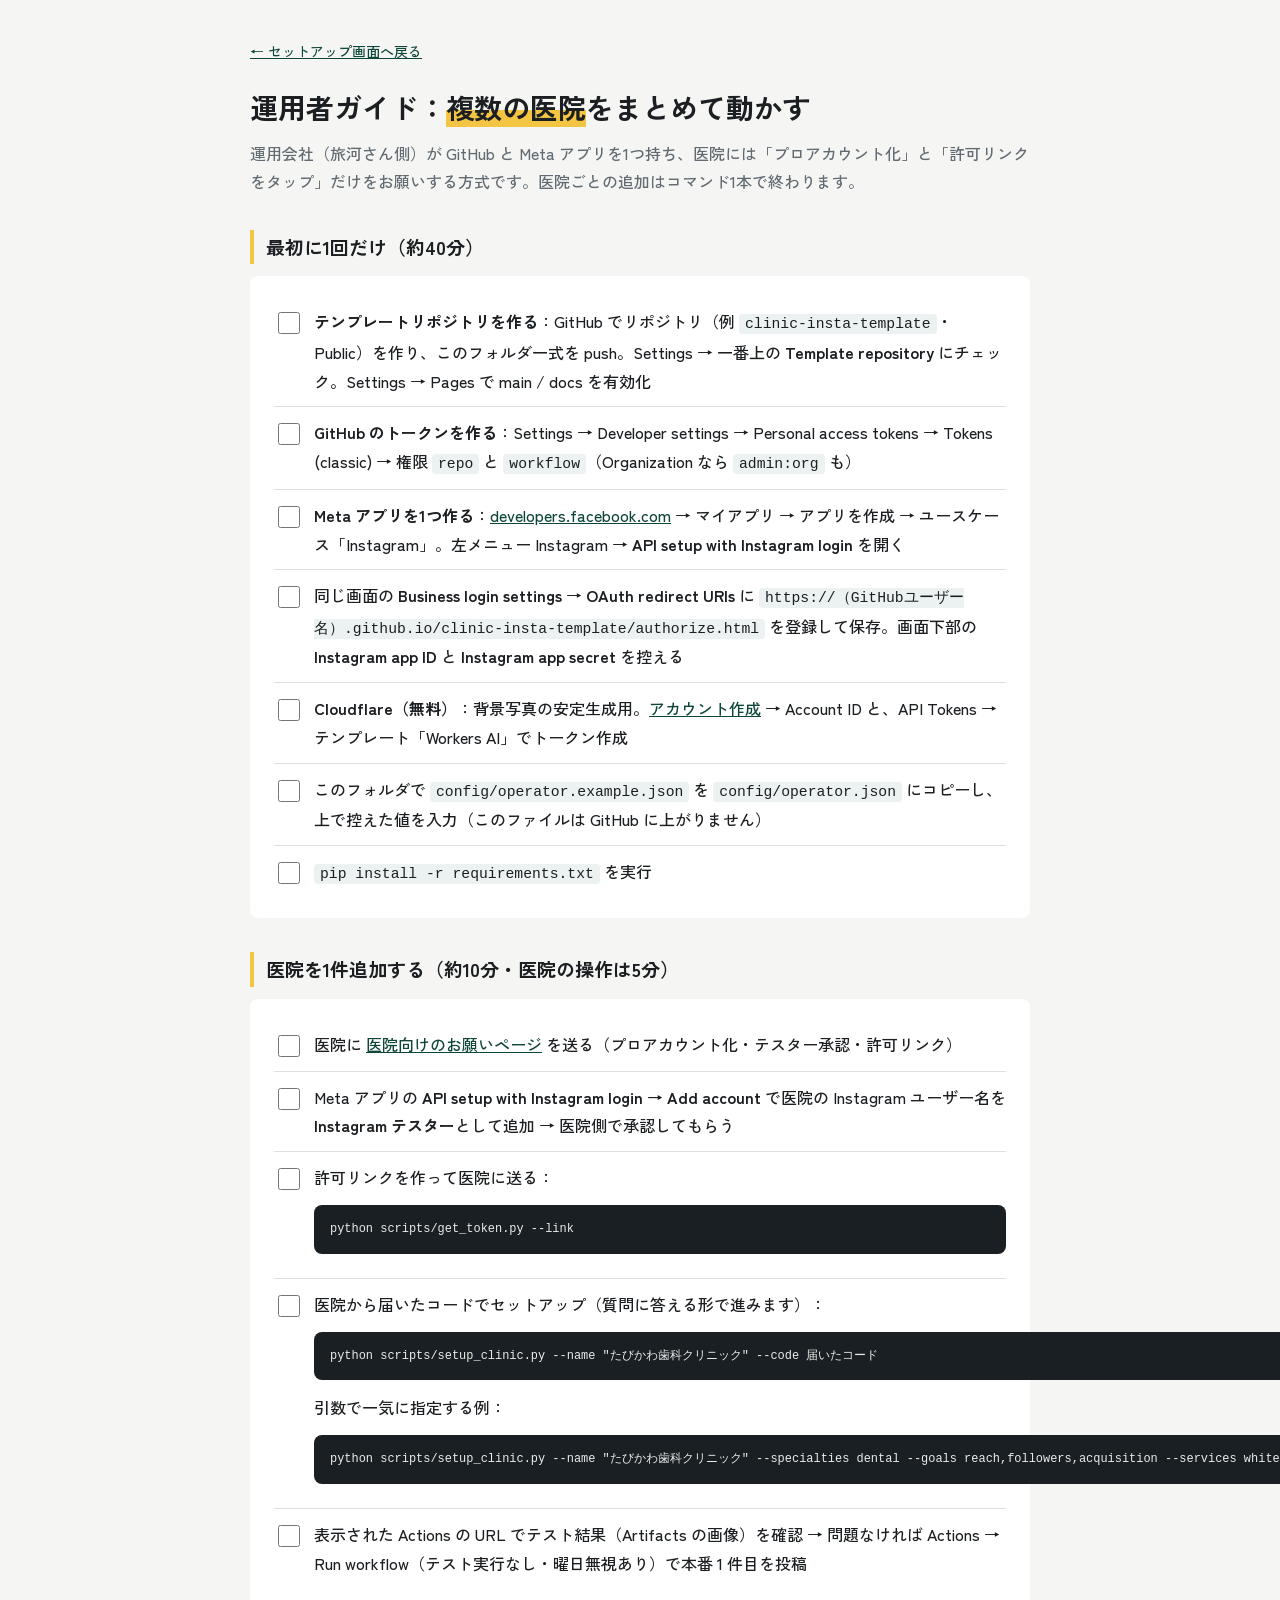
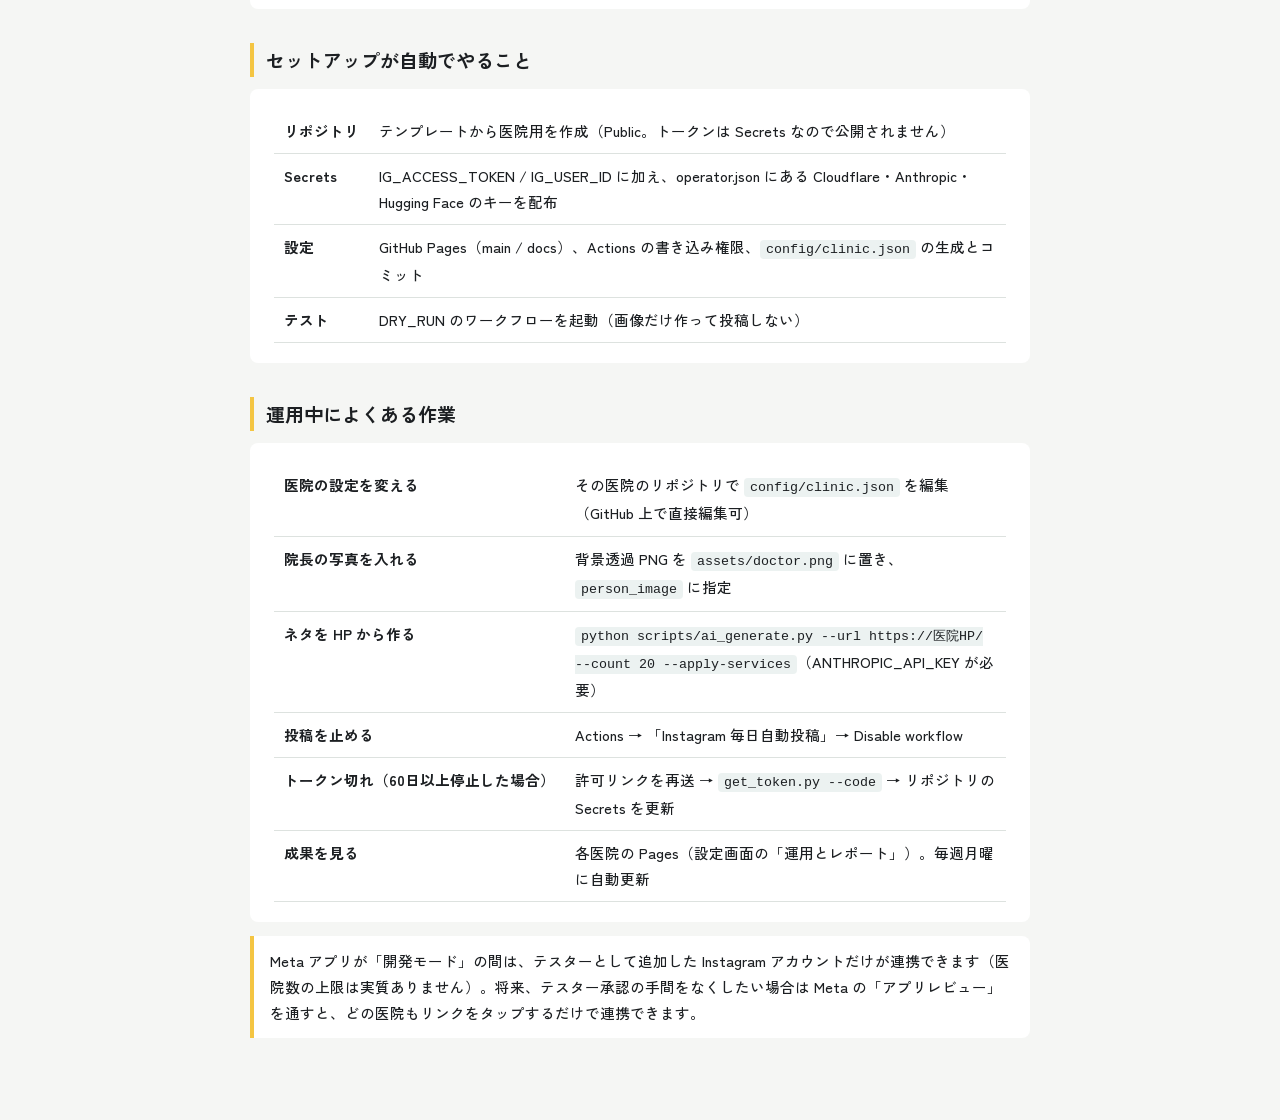
<file: docs/operator.html>
<!doctype html>
<html lang="ja">
<head>
<meta charset="utf-8">
<meta name="viewport" content="width=device-width, initial-scale=1">
<title>運用者ガイド</title>
<link rel="preconnect" href="https://fonts.googleapis.com"><link href="https://fonts.googleapis.com/css2?family=Zen+Kaku+Gothic+New:wght@500;700&display=swap" rel="stylesheet">
<style>
:root{--bg:#F5F6F4;--panel:#fff;--ink:#1C1F22;--muted:#626B72;--brand:#155E4C;--brand-deep:#0F463A;--marker:#F4C542;--line:#DDE2DF;--code:#1A1F23;--code-text:#E8ECEA}
@media (prefers-color-scheme:dark){:root:not([data-theme="light"]){--bg:#13181A;--panel:#1B2124;--ink:#EDF0EE;--muted:#9AA6AC;--line:#2C3539;--code:#0B0F11}}
:root[data-theme="dark"]{--bg:#13181A;--panel:#1B2124;--ink:#EDF0EE;--muted:#9AA6AC;--line:#2C3539;--code:#0B0F11}
*{box-sizing:border-box}
body{margin:0;background:var(--bg);color:var(--ink);font-family:"Zen Kaku Gothic New","Noto Sans JP",system-ui,sans-serif;font-weight:500;line-height:1.8;line-break:strict;overflow-wrap:anywhere}
main{max-width:820px;margin:0 auto;padding:36px 20px 80px}
a{color:var(--brand-deep)}
h1{font-size:28px;font-weight:700;margin:0 0 6px;text-wrap:balance}
h1 em,h2 em{font-style:normal;background:linear-gradient(transparent 58%,var(--marker) 58%)}
.lead{color:var(--muted);margin:0 0 24px}
h2{font-size:19px;margin:34px 0 10px;font-weight:700;padding-left:12px;border-left:4px solid var(--marker)}
.card{background:var(--panel);border-radius:8px;padding:20px 24px;margin:12px 0}
ol.todo{list-style:none;padding:0;margin:0}
ol.todo li{display:grid;grid-template-columns:28px 1fr;gap:12px;padding:11px 0;border-bottom:1px solid var(--line);align-items:start}
ol.todo li:last-child{border:0}
ol.todo input{width:22px;height:22px;margin-top:5px;accent-color:var(--brand)}
code{background:rgba(21,94,76,.08);padding:2px 6px;border-radius:4px;font-size:.92em;font-family:ui-monospace,Consolas,monospace}
pre{background:var(--code);color:var(--code-text);padding:14px 16px;border-radius:8px;overflow:auto;font-size:13px;line-height:1.6}
pre code{background:none;padding:0;color:inherit}
table{border-collapse:collapse;width:100%;font-size:14.5px}
th,td{border-bottom:1px solid var(--line);padding:9px 10px;text-align:left;vertical-align:top}
th{font-weight:700;white-space:nowrap;width:1%}
.note{border-left:4px solid var(--marker);background:var(--panel);padding:12px 16px;border-radius:0 8px 8px 0;margin:14px 0;font-size:14.5px}
.back{font-size:14px;margin-bottom:18px;display:inline-block}
</style>
</head>
<body>
<main>
  <a class="back" href="index.html">← セットアップ画面へ戻る</a>
  <h1>運用者ガイド：<em>複数の医院</em>をまとめて動かす</h1>
  <p class="lead">運用会社（旅河さん側）が GitHub と Meta アプリを1つ持ち、医院には「プロアカウント化」と「許可リンクをタップ」だけをお願いする方式です。医院ごとの追加はコマンド1本で終わります。</p>

  <h2>最初に1回だけ（約40分）</h2>
  <div class="card"><ol class="todo">
    <li><input type="checkbox"><label><b>テンプレートリポジトリを作る</b>：GitHub でリポジトリ（例 <code>clinic-insta-template</code>・Public）を作り、このフォルダ一式を push。Settings → 一番上の <b>Template repository</b> にチェック。Settings → Pages で main / docs を有効化</label></li>
    <li><input type="checkbox"><label><b>GitHub のトークンを作る</b>：Settings → Developer settings → Personal access tokens → Tokens (classic) → 権限 <code>repo</code> と <code>workflow</code>（Organization なら <code>admin:org</code> も）</label></li>
    <li><input type="checkbox"><label><b>Meta アプリを1つ作る</b>：<a href="https://developers.facebook.com/" target="_blank" rel="noopener">developers.facebook.com</a> → マイアプリ → アプリを作成 → ユースケース「Instagram」。左メニュー Instagram → <b>API setup with Instagram login</b> を開く</label></li>
    <li><input type="checkbox"><label>同じ画面の <b>Business login settings</b> → <b>OAuth redirect URIs</b> に <code>https://（GitHubユーザー名）.github.io/clinic-insta-template/authorize.html</code> を登録して保存。画面下部の <b>Instagram app ID</b> と <b>Instagram app secret</b> を控える</label></li>
    <li><input type="checkbox"><label><b>Cloudflare（無料）</b>：背景写真の安定生成用。<a href="https://dash.cloudflare.com/sign-up" target="_blank" rel="noopener">アカウント作成</a> → Account ID と、API Tokens → テンプレート「Workers AI」でトークン作成</label></li>
    <li><input type="checkbox"><label>このフォルダで <code>config/operator.example.json</code> を <code>config/operator.json</code> にコピーし、上で控えた値を入力（このファイルは GitHub に上がりません）</label></li>
    <li><input type="checkbox"><label><code>pip install -r requirements.txt</code> を実行</label></li>
  </ol></div>

  <h2>医院を1件追加する（約10分・医院の操作は5分）</h2>
  <div class="card"><ol class="todo">
    <li><input type="checkbox"><label>医院に <a href="clinic.html" target="_blank">医院向けのお願いページ</a> を送る（プロアカウント化・テスター承認・許可リンク）</label></li>
    <li><input type="checkbox"><label>Meta アプリの <b>API setup with Instagram login → Add account</b> で医院の Instagram ユーザー名を <b>Instagram テスター</b>として追加 → 医院側で承認してもらう</label></li>
    <li><input type="checkbox"><label>許可リンクを作って医院に送る：<pre><code>python scripts/get_token.py --link</code></pre></label></li>
    <li><input type="checkbox"><label>医院から届いたコードでセットアップ（質問に答える形で進みます）：<pre><code>python scripts/setup_clinic.py --name "たびかわ歯科クリニック" --code 届いたコード</code></pre>引数で一気に指定する例：<pre><code>python scripts/setup_clinic.py --name "たびかわ歯科クリニック" --specialties dental --goals reach,followers,acquisition --services whitening,orthodontics --hashtags "#たびかわ歯科,#○○区歯医者" --footer "東京都○○区○○1-2-3 / TEL 03-0000-0000" --primary "#2A7A6E" --accent "#F4C542" --code 届いたコード</code></pre></label></li>
    <li><input type="checkbox"><label>表示された Actions の URL でテスト結果（Artifacts の画像）を確認 → 問題なければ Actions → Run workflow（テスト実行なし・曜日無視あり）で本番 1 件目を投稿</label></li>
  </ol></div>

  <h2>セットアップが自動でやること</h2>
  <div class="card"><table>
    <tr><th>リポジトリ</th><td>テンプレートから医院用を作成（Public。トークンは Secrets なので公開されません）</td></tr>
    <tr><th>Secrets</th><td>IG_ACCESS_TOKEN / IG_USER_ID に加え、operator.json にある Cloudflare・Anthropic・Hugging Face のキーを配布</td></tr>
    <tr><th>設定</th><td>GitHub Pages（main / docs）、Actions の書き込み権限、<code>config/clinic.json</code> の生成とコミット</td></tr>
    <tr><th>テスト</th><td>DRY_RUN のワークフローを起動（画像だけ作って投稿しない）</td></tr>
  </table></div>

  <h2>運用中によくある作業</h2>
  <div class="card"><table>
    <tr><th>医院の設定を変える</th><td>その医院のリポジトリで <code>config/clinic.json</code> を編集（GitHub 上で直接編集可）</td></tr>
    <tr><th>院長の写真を入れる</th><td>背景透過 PNG を <code>assets/doctor.png</code> に置き、<code>person_image</code> に指定</td></tr>
    <tr><th>ネタを HP から作る</th><td><code>python scripts/ai_generate.py --url https://医院HP/ --count 20 --apply-services</code>（ANTHROPIC_API_KEY が必要）</td></tr>
    <tr><th>投稿を止める</th><td>Actions → 「Instagram 毎日自動投稿」→ Disable workflow</td></tr>
    <tr><th>トークン切れ（60日以上停止した場合）</th><td>許可リンクを再送 → <code>get_token.py --code</code> → リポジトリの Secrets を更新</td></tr>
    <tr><th>成果を見る</th><td>各医院の Pages（設定画面の「運用とレポート」）。毎週月曜に自動更新</td></tr>
  </table></div>

  <div class="note">Meta アプリが「開発モード」の間は、テスターとして追加した Instagram アカウントだけが連携できます（医院数の上限は実質ありません）。将来、テスター承認の手間をなくしたい場合は Meta の「アプリレビュー」を通すと、どの医院もリンクをタップするだけで連携できます。</div>
</main>
</body>
</html>
</file>
